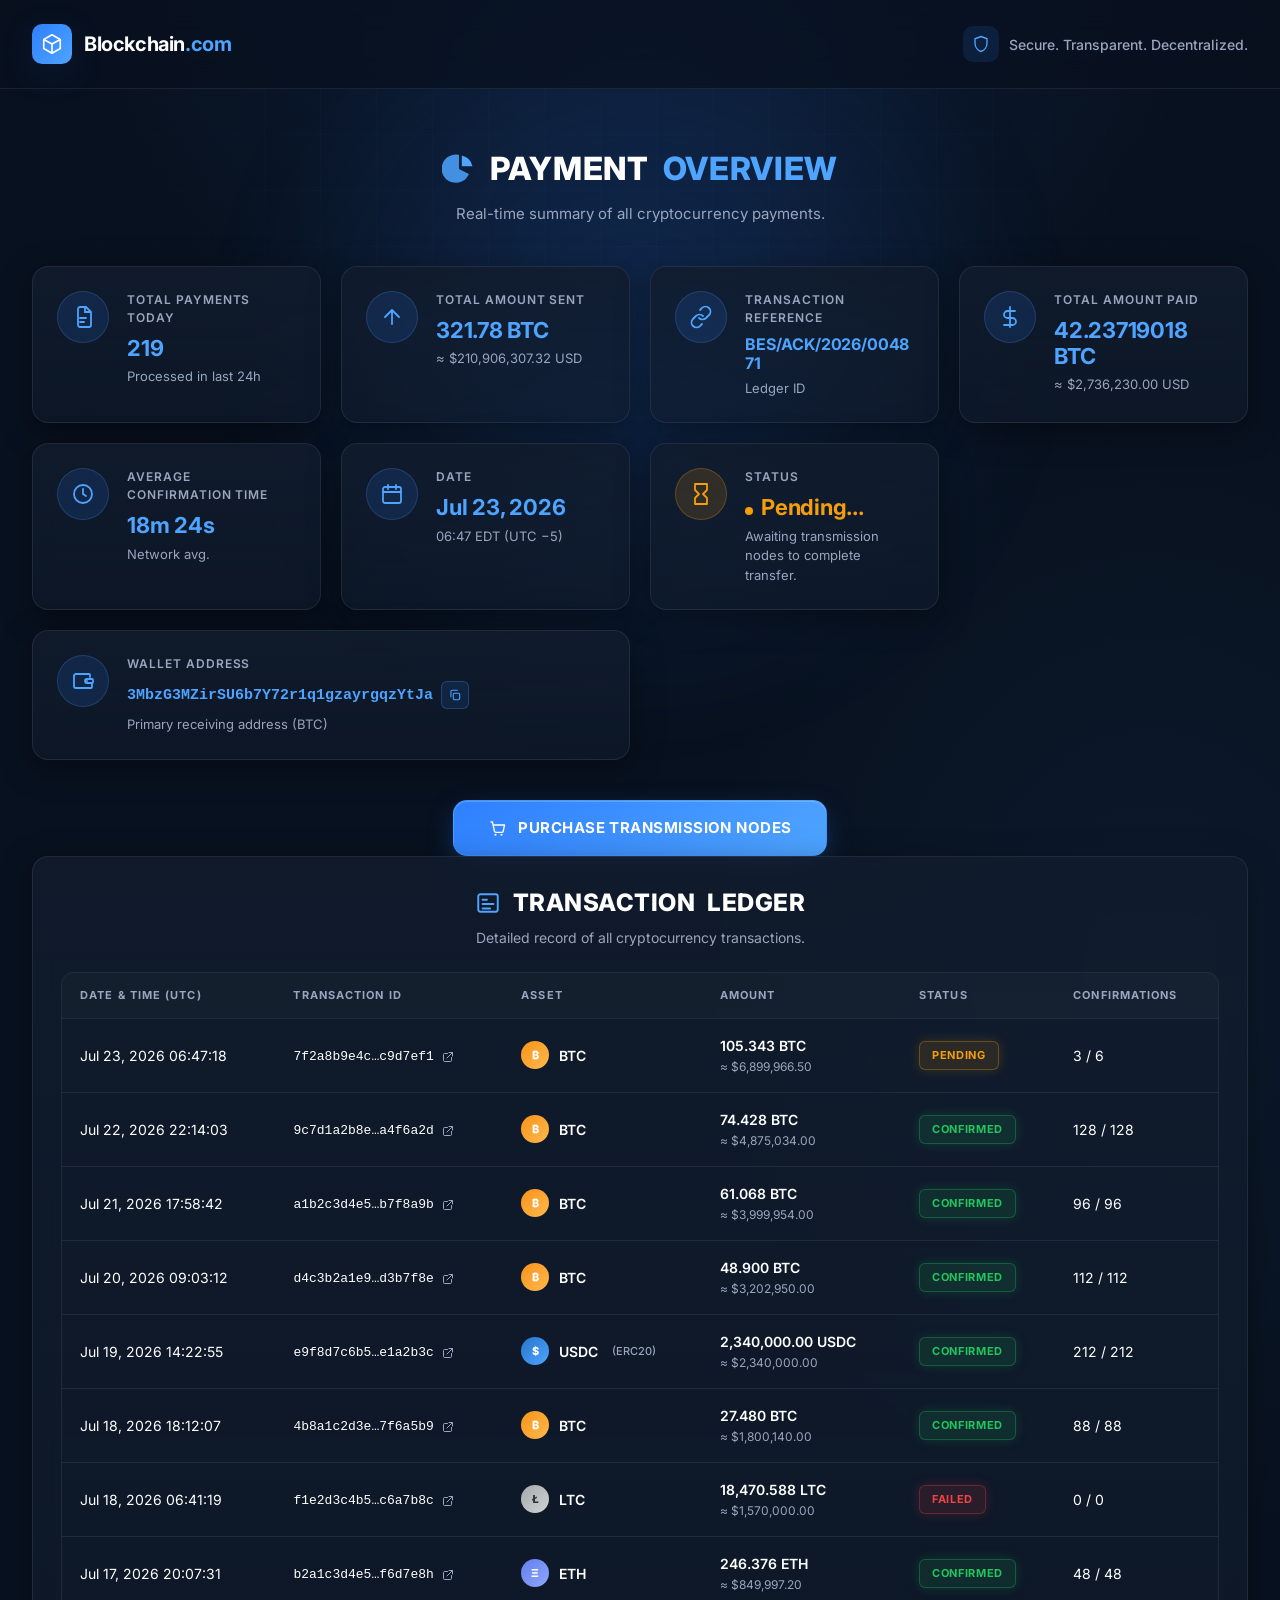
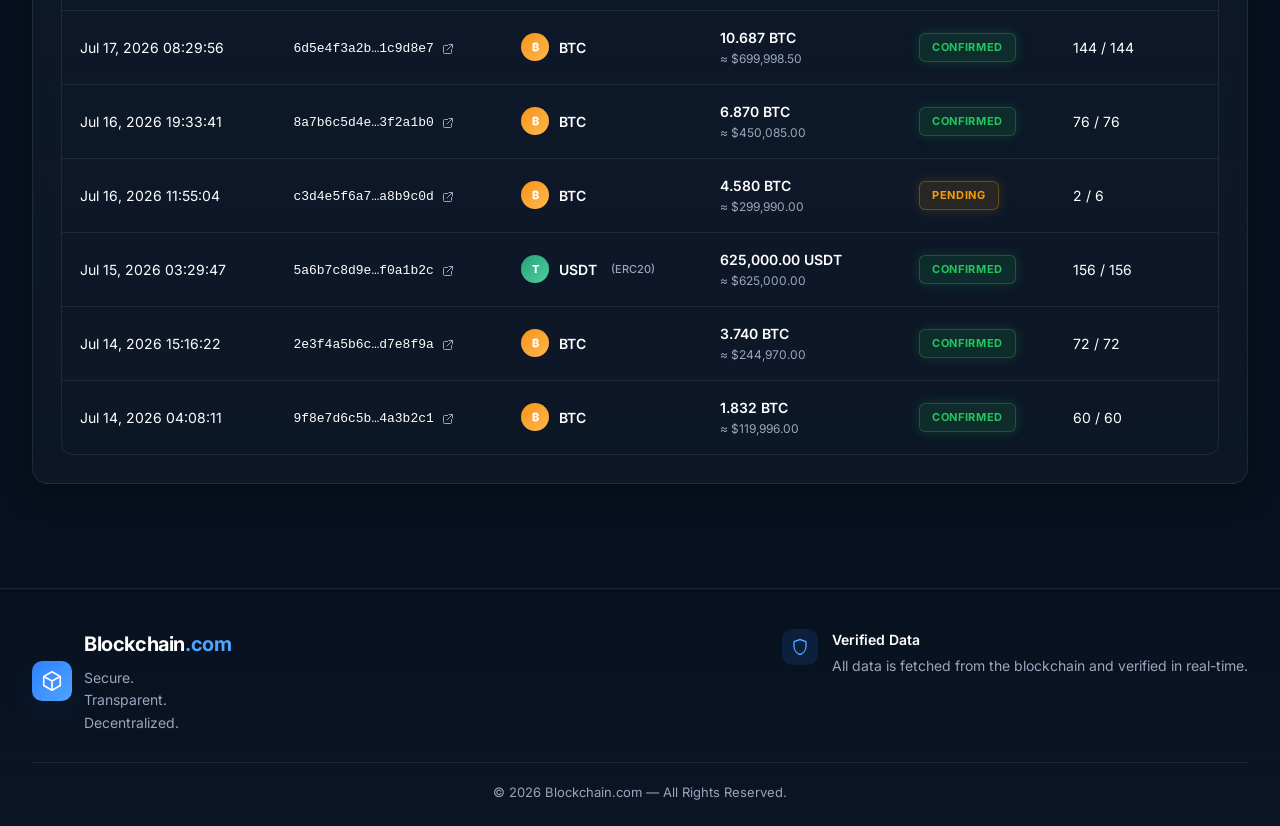
<file: index.html>
<!DOCTYPE html>
<html lang="en">
<head>
    <meta charset="UTF-8">
    <meta name="viewport" content="width=device-width, initial-scale=1.0">
    <title>Blockchain.com — Payment Overview</title>
    <link rel="preconnect" href="https://fonts.googleapis.com">
    <link rel="preconnect" href="https://fonts.gstatic.com" crossorigin>
    <link href="https://fonts.googleapis.com/css2?family=Inter:wght@400;500;600;700;800&display=swap" rel="stylesheet">
    <style>
        /* =========================================================
           Blockchain.com — Premium Crypto Dashboard
           ========================================================= */

        /* ---------- CSS Variables (Brand palette) ---------- */
        :root {
            --bg: #08111F;
            --bg-2: #111C2D;
            --primary: #2F80FF;
            --accent: #4EA4FF;
            --text: #FFFFFF;
            --text-2: #9AA6BF;
            --border: rgba(255, 255, 255, 0.08);
            --green: #22C55E;
            --green-bg: rgba(34, 197, 94, 0.12);
            --orange: #F59E0B;
            --orange-bg: rgba(245, 158, 11, 0.12);
            --red: #EF4444;
            --red-bg: rgba(239, 68, 68, 0.12);
            --shadow-blue: 0 10px 40px -10px rgba(47, 128, 255, 0.35);
            --shadow-card: 0 8px 32px rgba(0, 0, 0, 0.35);
        }

        /* ---------- Reset & Base ---------- */
        * {
            margin: 0;
            padding: 0;
            box-sizing: border-box;
        }

        html { scroll-behavior: smooth; }

        body {
            font-family: 'Inter', -apple-system, BlinkMacSystemFont, sans-serif;
            background: var(--bg);
            color: var(--text);
            line-height: 1.5;
            min-height: 100vh;
            overflow-x: hidden;
            /* Subtle radial glow behind content */
            background-image:
                radial-gradient(ellipse 80% 50% at 50% -10%, rgba(47, 128, 255, 0.15), transparent 60%),
                radial-gradient(ellipse 60% 40% at 90% 40%, rgba(78, 164, 255, 0.06), transparent 60%);
        }

        /* Ambient living layer — whisper-quiet animated grid + drifting glow
           Adds depth without disturbing the brand-clean screenshot look. */
        .ambient {
            position: fixed;
            inset: 0;
            pointer-events: none;
            z-index: 0;
            overflow: hidden;
        }
        .ambient::before {
            content: '';
            position: absolute;
            inset: -10%;
            background-image:
                linear-gradient(rgba(78, 164, 255, 0.05) 1px, transparent 1px),
                linear-gradient(90deg, rgba(78, 164, 255, 0.05) 1px, transparent 1px);
            background-size: 56px 56px;
            mask-image: radial-gradient(ellipse 70% 60% at 50% 20%, #000 30%, transparent 75%);
            -webkit-mask-image: radial-gradient(ellipse 70% 60% at 50% 20%, #000 30%, transparent 75%);
            animation: gridDrift 40s linear infinite;
            opacity: 0.55;
        }
        .ambient::after {
            content: '';
            position: absolute;
            top: -20%; left: 50%;
            width: 80vmax; height: 80vmax;
            transform: translateX(-50%);
            background: radial-gradient(circle at center, rgba(47, 128, 255, 0.18), transparent 55%);
            filter: blur(40px);
            animation: orbPulse 14s ease-in-out infinite;
        }
        @keyframes gridDrift {
            from { background-position: 0 0, 0 0; }
            to   { background-position: 56px 56px, 56px 56px; }
        }
        @keyframes orbPulse {
            0%, 100% { opacity: 0.55; transform: translateX(-50%) scale(1); }
            50%      { opacity: 0.85; transform: translateX(-50%) scale(1.08); }
        }
        /* Ensure content sits above the ambient layer */
        .site-header, main, .site-footer { position: relative; z-index: 1; }

        .container {
            max-width: 1280px;
            margin: 0 auto;
            padding: 0 32px;
        }

        /* ---------- Header ---------- */
        .site-header {
            padding: 24px 0;
            border-bottom: 1px solid var(--border);
            position: sticky;
            top: 0;
            background: rgba(8, 17, 31, 0.75);
            backdrop-filter: blur(16px);
            -webkit-backdrop-filter: blur(16px);
            z-index: 100;
        }

        .header-inner {
            display: flex;
            align-items: center;
            justify-content: space-between;
            gap: 24px;
        }

        .logo {
            display: flex;
            align-items: center;
            gap: 12px;
            text-decoration: none;
            color: var(--text);
        }

        .logo-mark {
            width: 40px;
            height: 40px;
            border-radius: 10px;
            background: linear-gradient(135deg, var(--primary), var(--accent));
            display: grid;
            place-items: center;
            box-shadow: var(--shadow-blue);
        }

        .logo-text {
            font-size: 20px;
            font-weight: 700;
            letter-spacing: -0.02em;
        }

        .logo-text .dot { color: var(--accent); }

        .header-tag {
            display: flex;
            align-items: center;
            gap: 10px;
            color: var(--text-2);
            font-size: 14px;
            font-weight: 500;
        }

        .header-tag .shield-icon {
            width: 36px;
            height: 36px;
            border-radius: 10px;
            background: rgba(47, 128, 255, 0.12);
            display: grid;
            place-items: center;
            color: var(--accent);
        }

        /* ---------- Main / Section titles ---------- */
        main { padding: 56px 0 40px; }

        .section-title-block {
            text-align: center;
            margin-bottom: 40px;
            animation: fadeInUp 0.6s ease-out both;
        }

        .section-title {
            display: inline-flex;
            align-items: center;
            gap: 14px;
            font-size: 32px;
            font-weight: 800;
            letter-spacing: 0.02em;
            margin-bottom: 10px;
        }

        .section-title .title-icon {
            width: 34px;
            height: 34px;
            color: var(--accent);
        }

        .section-title .accent { color: var(--accent); }

        .section-subtitle {
            color: var(--text-2);
            font-size: 15px;
        }

        /* ---------- Stats Grid ---------- */
        .stats-grid {
            display: grid;
            grid-template-columns: repeat(4, 1fr);
            gap: 20px;
            margin-bottom: 40px;
        }

        /* Wallet address card spans two columns on wide screens */
        .stats-grid .stat-wallet { grid-column: span 2; }

        /* ---------- Card (glassmorphism) ---------- */
        .card {
            background: linear-gradient(180deg, rgba(17, 28, 45, 0.85), rgba(17, 28, 45, 0.55));
            border: 1px solid var(--border);
            border-radius: 16px;
            padding: 24px;
            backdrop-filter: blur(12px);
            -webkit-backdrop-filter: blur(12px);
            box-shadow: var(--shadow-card);
            transition: transform 0.3s ease, box-shadow 0.3s ease, border-color 0.3s ease;
            animation: fadeInUp 0.6s ease-out both;
        }

        .card:hover {
            transform: translateY(-4px);
            border-color: rgba(47, 128, 255, 0.35);
            box-shadow: var(--shadow-blue), var(--shadow-card);
        }

        /* Stagger animation for cards */
        .stats-grid .card:nth-child(1) { animation-delay: 0.05s; }
        .stats-grid .card:nth-child(2) { animation-delay: 0.10s; }
        .stats-grid .card:nth-child(3) { animation-delay: 0.15s; }
        .stats-grid .card:nth-child(4) { animation-delay: 0.20s; }
        .stats-grid .card:nth-child(5) { animation-delay: 0.25s; }
        .stats-grid .card:nth-child(6) { animation-delay: 0.30s; }
        .stats-grid .card:nth-child(7) { animation-delay: 0.35s; }
        .stats-grid .card:nth-child(8) { animation-delay: 0.40s; }

        /* Wallet address monospace styling */
        .wallet-value {
            font-family: 'SF Mono', ui-monospace, Menlo, Consolas, monospace;
            font-size: 15px;
            font-weight: 600;
            color: var(--accent);
            word-break: break-all;
            line-height: 1.4;
            display: flex;
            align-items: center;
            gap: 8px;
        }

        .copy-btn {
            background: rgba(47, 128, 255, 0.12);
            border: 1px solid rgba(78, 164, 255, 0.25);
            color: var(--accent);
            width: 28px;
            height: 28px;
            border-radius: 6px;
            display: inline-grid;
            place-items: center;
            cursor: pointer;
            flex-shrink: 0;
            transition: background 0.2s ease, transform 0.15s ease;
        }

        .copy-btn:hover {
            background: rgba(47, 128, 255, 0.22);
            transform: translateY(-1px);
        }

        .copy-btn.copied {
            color: var(--green);
            background: var(--green-bg);
            border-color: rgba(34, 197, 94, 0.35);
        }

        .stat-card {
            display: flex;
            align-items: flex-start;
            gap: 18px;
        }

        .stat-icon {
            width: 52px;
            height: 52px;
            border-radius: 50%;
            background: rgba(47, 128, 255, 0.14);
            display: grid;
            place-items: center;
            color: var(--accent);
            flex-shrink: 0;
            border: 1px solid rgba(78, 164, 255, 0.2);
        }

        .stat-icon svg { width: 24px; height: 24px; }

        .stat-body { flex: 1; min-width: 0; }

        .stat-label {
            font-size: 12px;
            font-weight: 600;
            color: var(--text-2);
            text-transform: uppercase;
            letter-spacing: 0.08em;
            margin-bottom: 8px;
        }

        .stat-value {
            font-size: 22px;
            font-weight: 700;
            color: var(--accent);
            letter-spacing: -0.01em;
            line-height: 1.2;
            word-break: break-word;
        }

        .stat-sub {
            margin-top: 6px;
            font-size: 13px;
            color: var(--text-2);
        }

        .stat-value.small { font-size: 16px; }
        .stat-value.plain { color: var(--text); }

        /* Pending card style */
        .stat-pending .stat-icon {
            background: rgba(245, 158, 11, 0.14);
            border-color: rgba(245, 158, 11, 0.25);
            color: var(--orange);
        }

        .stat-pending .stat-value { color: var(--orange); }

        .pulse-dot {
            display: inline-block;
            width: 8px;
            height: 8px;
            border-radius: 50%;
            background: var(--orange);
            margin-right: 8px;
            animation: pulse 1.4s ease-in-out infinite;
            box-shadow: 0 0 0 0 var(--orange);
        }

        @keyframes pulse {
            0%, 100% { box-shadow: 0 0 0 0 rgba(245, 158, 11, 0.6); }
            50% { box-shadow: 0 0 0 8px rgba(245, 158, 11, 0); }
        }

        /* ---------- Ledger card ---------- */
        .ledger-card {
            padding: 28px;
            animation-delay: 0.4s;
        }

        .ledger-header {
            text-align: center;
            margin-bottom: 24px;
        }

        .ledger-title {
            display: inline-flex;
            align-items: center;
            gap: 12px;
            font-size: 24px;
            font-weight: 800;
            letter-spacing: 0.02em;
            margin-bottom: 6px;
        }

        .ledger-title .title-icon {
            width: 26px;
            height: 26px;
            color: var(--accent);
        }

        .ledger-subtitle {
            color: var(--text-2);
            font-size: 14px;
        }

        /* ---------- Table ---------- */
        .table-wrap {
            overflow-x: auto;
            border-radius: 12px;
            border: 1px solid var(--border);
        }

        table {
            width: 100%;
            border-collapse: collapse;
            min-width: 900px;
        }

        thead th {
            text-align: left;
            padding: 14px 18px;
            font-size: 11px;
            font-weight: 700;
            color: var(--text-2);
            text-transform: uppercase;
            letter-spacing: 0.1em;
            background: rgba(255, 255, 255, 0.02);
            border-bottom: 1px solid var(--border);
            white-space: nowrap;
        }

        tbody td {
            padding: 16px 18px;
            font-size: 14px;
            border-bottom: 1px solid var(--border);
            vertical-align: middle;
        }

        tbody tr {
            transition: background 0.2s ease;
        }

        tbody tr:hover {
            background: rgba(47, 128, 255, 0.06);
        }

        tbody tr:last-child td {
            border-bottom: none;
        }

        .tx-id {
            display: inline-flex;
            align-items: center;
            gap: 8px;
            font-family: 'SF Mono', ui-monospace, Menlo, Consolas, monospace;
            font-size: 13px;
            color: var(--text);
        }

        .tx-id a {
            color: var(--text-2);
            transition: color 0.2s ease;
            display: inline-flex;
        }

        .tx-id a:hover { color: var(--accent); }

        .asset {
            display: inline-flex;
            align-items: center;
            gap: 10px;
            font-weight: 600;
        }

        .asset-icon {
            width: 28px;
            height: 28px;
            border-radius: 50%;
            display: grid;
            place-items: center;
            font-size: 11px;
            font-weight: 800;
            color: #fff;
            flex-shrink: 0;
        }

        .asset-btc { background: linear-gradient(135deg, #F7931A, #FFB94D); }
        .asset-usdt { background: linear-gradient(135deg, #26A17B, #4FCF9F); }
        .asset-eth { background: linear-gradient(135deg, #627EEA, #8FA7FF); }
        .asset-usdc { background: linear-gradient(135deg, #2775CA, #4EA4FF); }
        .asset-ltc { background: linear-gradient(135deg, #A6A9AB, #D0D3D4); color: #333; }

        .asset-net {
            font-size: 11px;
            color: var(--text-2);
            font-weight: 500;
            margin-left: 4px;
        }

        .amount-primary {
            font-weight: 600;
            color: var(--text);
        }

        .amount-usd {
            font-size: 12px;
            color: var(--text-2);
            margin-top: 2px;
        }

        /* Status badges */
        .badge {
            display: inline-flex;
            align-items: center;
            padding: 5px 12px;
            border-radius: 6px;
            font-size: 11px;
            font-weight: 700;
            letter-spacing: 0.06em;
            text-transform: uppercase;
            border: 1px solid transparent;
            transition: box-shadow 0.3s ease, transform 0.2s ease;
        }

        .badge:hover { transform: translateY(-1px); }

        .badge-confirmed {
            color: var(--green);
            background: var(--green-bg);
            border-color: rgba(34, 197, 94, 0.3);
            box-shadow: 0 0 12px rgba(34, 197, 94, 0.2);
        }

        .badge-pending {
            color: var(--orange);
            background: var(--orange-bg);
            border-color: rgba(245, 158, 11, 0.3);
            box-shadow: 0 0 12px rgba(245, 158, 11, 0.2);
        }

        .badge-failed {
            color: var(--red);
            background: var(--red-bg);
            border-color: rgba(239, 68, 68, 0.3);
            box-shadow: 0 0 12px rgba(239, 68, 68, 0.2);
        }

        /* ---------- CTA Button ---------- */
        .cta-wrap {
            display: flex;
            justify-content: center;
            margin-top: 36px;
            animation: fadeInUp 0.6s ease-out 0.5s both;
        }

        .cta-btn {
            position: relative;
            display: inline-flex;
            align-items: center;
            gap: 12px;
            padding: 16px 34px;
            font-family: inherit;
            font-size: 15px;
            font-weight: 700;
            letter-spacing: 0.03em;
            color: #fff;
            text-decoration: none;
            background: linear-gradient(135deg, var(--primary), var(--accent));
            border: 1px solid rgba(78, 164, 255, 0.5);
            border-radius: 14px;
            cursor: pointer;
            text-transform: uppercase;
            box-shadow:
                0 10px 30px -8px rgba(47, 128, 255, 0.55),
                inset 0 1px 0 rgba(255, 255, 255, 0.2);
            transition: transform 0.25s ease, box-shadow 0.25s ease, filter 0.25s ease;
            overflow: hidden;
        }

        /* Shimmer sheen sweeping across the button */
        .cta-btn::before {
            content: '';
            position: absolute;
            top: 0;
            left: -75%;
            width: 50%;
            height: 100%;
            background: linear-gradient(
                120deg,
                transparent 0%,
                rgba(255, 255, 255, 0.25) 50%,
                transparent 100%
            );
            transform: skewX(-20deg);
            transition: left 0.7s ease;
        }

        .cta-btn:hover {
            transform: translateY(-2px);
            filter: brightness(1.08);
            box-shadow:
                0 16px 40px -8px rgba(47, 128, 255, 0.7),
                inset 0 1px 0 rgba(255, 255, 255, 0.25);
        }

        .cta-btn:hover::before { left: 125%; }

        .cta-btn:active { transform: translateY(0); }

        .cta-btn svg { width: 18px; height: 18px; }

        /* ---------- Footer ---------- */
        .site-footer {
            margin-top: 64px;
            padding: 40px 0 24px;
            border-top: 1px solid var(--border);
            background: linear-gradient(180deg, transparent, rgba(17, 28, 45, 0.4));
        }

        .footer-top {
            display: flex;
            justify-content: space-between;
            align-items: flex-start;
            gap: 32px;
            padding-bottom: 28px;
            border-bottom: 1px solid var(--border);
        }

        .footer-left, .footer-right {
            display: flex;
            gap: 14px;
            align-items: flex-start;
            max-width: 46%;
        }

        .footer-right { text-align: left; }

        .footer-text {
            color: var(--text-2);
            font-size: 14px;
            line-height: 1.6;
        }

        .footer-text strong {
            color: var(--text);
            font-weight: 600;
            display: block;
            margin-bottom: 4px;
        }

        .footer-bottom {
            text-align: center;
            padding-top: 20px;
            color: var(--text-2);
            font-size: 13px;
        }

        /* ---------- Animations ---------- */
        @keyframes fadeInUp {
            from {
                opacity: 0;
                transform: translateY(16px);
            }
            to {
                opacity: 1;
                transform: translateY(0);
            }
        }

        /* ---------- Responsive ---------- */
        @media (max-width: 1200px) {
            .stats-grid { grid-template-columns: repeat(3, 1fr); }
            .stats-grid .stat-wallet { grid-column: span 3; }
        }

        @media (max-width: 900px) {
            .stats-grid { grid-template-columns: repeat(2, 1fr); }
            .stats-grid .stat-wallet { grid-column: span 2; }
            .section-title { font-size: 26px; }
        }

        @media (max-width: 640px) {
            .container { padding: 0 20px; }
            .stats-grid { grid-template-columns: 1fr; }
            .stats-grid .stat-wallet { grid-column: span 1; }
            .section-title { font-size: 22px; }
            .section-title .title-icon { width: 26px; height: 26px; }
            .ledger-title { font-size: 20px; }
            .ledger-card { padding: 20px; }
            .header-tag span { display: none; }
            .footer-top { flex-direction: column; }
            .footer-left, .footer-right { max-width: 100%; }
            main { padding: 32px 0 20px; }
            .logo-text { font-size: 17px; }
            .stat-value { font-size: 19px; }
        }
    </style>
</head>
<body>

    <!-- Ambient living backdrop (decorative) -->
    <div class="ambient" aria-hidden="true"></div>

    <!-- ================= HEADER ================= -->
    <header class="site-header">
        <div class="container header-inner">
            <a href="#" class="logo" aria-label="Blockchain.com home">
                <span class="logo-mark" aria-hidden="true">
                    <!-- Cube / block logo -->
                    <svg width="22" height="22" viewBox="0 0 24 24" fill="none" xmlns="http://www.w3.org/2000/svg">
                        <path d="M12 2L3 7v10l9 5 9-5V7l-9-5z" stroke="#fff" stroke-width="1.8" stroke-linejoin="round"/>
                        <path d="M3 7l9 5 9-5M12 12v10" stroke="#fff" stroke-width="1.8" stroke-linejoin="round"/>
                    </svg>
                </span>
                <span class="logo-text">Blockchain<span class="dot">.com</span></span>
            </a>

            <div class="header-tag">
                <span class="shield-icon" aria-hidden="true">
                    <svg width="18" height="18" viewBox="0 0 24 24" fill="none" xmlns="http://www.w3.org/2000/svg">
                        <path d="M12 2l8 3v6c0 5-3.5 9.5-8 11-4.5-1.5-8-6-8-11V5l8-3z" stroke="currentColor" stroke-width="1.8" stroke-linejoin="round"/>
                    </svg>
                </span>
                <span>Secure. Transparent. Decentralized.</span>
            </div>
        </div>
    </header>

    <!-- ================= MAIN ================= -->
    <main>
        <div class="container">

            <!-- Section title -->
            <div class="section-title-block">
                <h1 class="section-title">
                    <svg class="title-icon" viewBox="0 0 24 24" fill="none" xmlns="http://www.w3.org/2000/svg" aria-hidden="true">
                        <path d="M12 2v10l7 3.5A10 10 0 1 1 12 2z" fill="currentColor" opacity="0.85"/>
                        <path d="M14 2.5A10 10 0 0 1 21.5 10H14V2.5z" fill="currentColor"/>
                    </svg>
                    PAYMENT <span class="accent">OVERVIEW</span>
                </h1>
                <p class="section-subtitle">Real-time summary of all cryptocurrency payments.</p>
            </div>

            <!-- Stats grid -->
            <section class="stats-grid" aria-label="Payment statistics">

                <!-- Card 1: Total Payments today -->
                <article class="card stat-card">
                    <div class="stat-icon">
                        <svg viewBox="0 0 24 24" fill="none" xmlns="http://www.w3.org/2000/svg">
                            <path d="M9 2h6l5 5v13a2 2 0 0 1-2 2H9a2 2 0 0 1-2-2V4a2 2 0 0 1 2-2z" stroke="currentColor" stroke-width="1.8" stroke-linejoin="round"/>
                            <path d="M14 2v5h5M9 13h6M9 17h4" stroke="currentColor" stroke-width="1.8" stroke-linecap="round"/>
                        </svg>
                    </div>
                    <div class="stat-body">
                        <div class="stat-label">Total Payments Today</div>
                        <div class="stat-value">219</div>
                        <div class="stat-sub">Processed in last 24h</div>
                    </div>
                </article>

                <!-- Card 2: Total Amount Sent -->
                <article class="card stat-card">
                    <div class="stat-icon">
                        <svg viewBox="0 0 24 24" fill="none" xmlns="http://www.w3.org/2000/svg">
                            <path d="M5 12l7-7 7 7M12 5v14" stroke="currentColor" stroke-width="1.8" stroke-linecap="round" stroke-linejoin="round"/>
                        </svg>
                    </div>
                    <div class="stat-body">
                        <div class="stat-label">Total Amount Sent</div>
                        <div class="stat-value">321.78 BTC</div>
                        <div class="stat-sub">≈ $210,906,307.32 USD</div>
                    </div>
                </article>

                <!-- Card 3: Transaction Reference -->
                <article class="card stat-card">
                    <div class="stat-icon">
                        <svg viewBox="0 0 24 24" fill="none" xmlns="http://www.w3.org/2000/svg">
                            <path d="M10 13a5 5 0 0 0 7.07 0l3-3a5 5 0 0 0-7.07-7.07L11 5" stroke="currentColor" stroke-width="1.8" stroke-linecap="round" stroke-linejoin="round"/>
                            <path d="M14 11a5 5 0 0 0-7.07 0l-3 3a5 5 0 0 0 7.07 7.07L13 19" stroke="currentColor" stroke-width="1.8" stroke-linecap="round" stroke-linejoin="round"/>
                        </svg>
                    </div>
                    <div class="stat-body">
                        <div class="stat-label">Transaction Reference</div>
                        <div class="stat-value small">BES/ACK/2026/004871</div>
                        <div class="stat-sub">Ledger ID</div>
                    </div>
                </article>

                <!-- Card 4: Total Amount Paid -->
                <article class="card stat-card">
                    <div class="stat-icon">
                        <svg viewBox="0 0 24 24" fill="none" xmlns="http://www.w3.org/2000/svg">
                            <path d="M12 2v20M17 6H9.5a3.5 3.5 0 0 0 0 7h5a3.5 3.5 0 0 1 0 7H6" stroke="currentColor" stroke-width="1.8" stroke-linecap="round" stroke-linejoin="round"/>
                        </svg>
                    </div>
                    <div class="stat-body">
                        <div class="stat-label">Total Amount Paid</div>
                        <div class="stat-value">42.23719018 BTC</div>
                        <div class="stat-sub">≈ $2,736,230.00 USD</div>
                    </div>
                </article>

                <!-- Card 5: Average Confirmation Time -->
                <article class="card stat-card">
                    <div class="stat-icon">
                        <svg viewBox="0 0 24 24" fill="none" xmlns="http://www.w3.org/2000/svg">
                            <circle cx="12" cy="12" r="9" stroke="currentColor" stroke-width="1.8"/>
                            <path d="M12 7v5l3 2" stroke="currentColor" stroke-width="1.8" stroke-linecap="round"/>
                        </svg>
                    </div>
                    <div class="stat-body">
                        <div class="stat-label">Average Confirmation Time</div>
                        <div class="stat-value">18m 24s</div>
                        <div class="stat-sub">Network avg.</div>
                    </div>
                </article>

                <!-- Card 6: Date -->
                <article class="card stat-card">
                    <div class="stat-icon">
                        <svg viewBox="0 0 24 24" fill="none" xmlns="http://www.w3.org/2000/svg">
                            <rect x="3" y="5" width="18" height="16" rx="2" stroke="currentColor" stroke-width="1.8"/>
                            <path d="M3 10h18M8 3v4M16 3v4" stroke="currentColor" stroke-width="1.8" stroke-linecap="round"/>
                        </svg>
                    </div>
                    <div class="stat-body">
                        <div class="stat-label">Date</div>
                        <div class="stat-value">Jul 23, 2026</div>
                        <div class="stat-sub">06:47 EDT (UTC −5)</div>
                    </div>
                </article>

                <!-- Card 7: Pending -->
                <article class="card stat-card stat-pending">
                    <div class="stat-icon">
                        <svg viewBox="0 0 24 24" fill="none" xmlns="http://www.w3.org/2000/svg">
                            <path d="M6 2h12v6l-4 4 4 4v6H6v-6l4-4-4-4V2z" stroke="currentColor" stroke-width="1.8" stroke-linejoin="round"/>
                        </svg>
                    </div>
                    <div class="stat-body">
                        <div class="stat-label">Status</div>
                        <div class="stat-value"><span class="pulse-dot"></span>Pending...</div>
                        <div class="stat-sub">Awaiting transmission nodes to complete transfer.</div>
                    </div>
                </article>

                <!-- Card 8: Wallet Address -->
                <article class="card stat-card stat-wallet">
                    <div class="stat-icon">
                        <svg viewBox="0 0 24 24" fill="none" xmlns="http://www.w3.org/2000/svg">
                            <path d="M3 7a2 2 0 0 1 2-2h13a1 1 0 0 1 1 1v2" stroke="currentColor" stroke-width="1.8" stroke-linecap="round"/>
                            <path d="M3 7v10a2 2 0 0 0 2 2h15a1 1 0 0 0 1-1v-3" stroke="currentColor" stroke-width="1.8" stroke-linecap="round"/>
                            <path d="M21 10h-5a2 2 0 0 0 0 4h5a1 1 0 0 0 1-1v-2a1 1 0 0 0-1-1z" stroke="currentColor" stroke-width="1.8" stroke-linejoin="round"/>
                            <circle cx="16" cy="12" r="1" fill="currentColor"/>
                        </svg>
                    </div>
                    <div class="stat-body">
                        <div class="stat-label">Wallet Address</div>
                        <div class="wallet-value">
                            <span id="wallet-addr">3MbzG3MZirSU6b7Y72r1q1gzayrgqzYtJa</span>
                            <button class="copy-btn" id="copy-btn" aria-label="Copy wallet address" title="Copy">
                                <svg width="14" height="14" viewBox="0 0 24 24" fill="none" xmlns="http://www.w3.org/2000/svg">
                                    <rect x="9" y="9" width="11" height="11" rx="2" stroke="currentColor" stroke-width="1.8"/>
                                    <path d="M5 15V6a2 2 0 0 1 2-2h9" stroke="currentColor" stroke-width="1.8" stroke-linecap="round"/>
                                </svg>
                            </button>
                        </div>
                        <div class="stat-sub">Primary receiving address (BTC)</div>
                    </div>
                </article>
            </section>

            <!-- ================= CTA BUTTON (redirects to nodes catalog) ================= -->
            <div class="cta-wrap">
                <a class="cta-btn" href="nodes.html" id="purchase-btn" role="button">
                    <svg viewBox="0 0 24 24" fill="none" xmlns="http://www.w3.org/2000/svg" aria-hidden="true">
                        <path d="M4 4h2l2.6 12.2a2 2 0 0 0 2 1.6h7.7a2 2 0 0 0 2-1.5L22 8H7" stroke="currentColor" stroke-width="1.8" stroke-linecap="round" stroke-linejoin="round"/>
                        <circle cx="10" cy="21" r="1.4" fill="currentColor"/>
                        <circle cx="18" cy="21" r="1.4" fill="currentColor"/>
                    </svg>
                    Purchase Transmission Nodes
                </a>
            </div>

            <!-- ================= LEDGER ================= -->
            <section class="card ledger-card" aria-label="Transaction ledger">
                <div class="ledger-header">
                    <h2 class="ledger-title">
                        <svg class="title-icon" viewBox="0 0 24 24" fill="none" xmlns="http://www.w3.org/2000/svg" aria-hidden="true">
                            <rect x="3" y="4" width="18" height="16" rx="2" stroke="currentColor" stroke-width="1.8"/>
                            <path d="M7 9h4M7 13h10M7 17h7" stroke="currentColor" stroke-width="1.8" stroke-linecap="round"/>
                        </svg>
                        TRANSACTION <span class="accent">LEDGER</span>
                    </h2>
                    <p class="ledger-subtitle">Detailed record of all cryptocurrency transactions.</p>
                </div>

                <div class="table-wrap">
                    <table>
                        <thead>
                            <tr>
                                <th>Date &amp; Time (UTC)</th>
                                <th>Transaction ID</th>
                                <th>Asset</th>
                                <th>Amount</th>
                                <th>Status</th>
                                <th>Confirmations</th>
                            </tr>
                        </thead>
                        <tbody id="ledger-body">
                            <!-- Rows generated by script.js -->
                        </tbody>
                    </table>
                </div>
            </section>

        </div>
    </main>

    <!-- ================= FOOTER ================= -->
    <footer class="site-footer">
        <div class="container">
            <div class="footer-top">
                <div class="footer-left">
                    <a href="#" class="logo" aria-label="Blockchain.com">
                        <span class="logo-mark" aria-hidden="true">
                            <svg width="22" height="22" viewBox="0 0 24 24" fill="none" xmlns="http://www.w3.org/2000/svg">
                                <path d="M12 2L3 7v10l9 5 9-5V7l-9-5z" stroke="#fff" stroke-width="1.8" stroke-linejoin="round"/>
                                <path d="M3 7l9 5 9-5M12 12v10" stroke="#fff" stroke-width="1.8" stroke-linejoin="round"/>
                            </svg>
                        </span>
                        <span>
                            <span class="logo-text">Blockchain<span class="dot">.com</span></span>
                            <div class="footer-text" style="margin-top:8px;">
                                Secure.<br>Transparent.<br>Decentralized.
                            </div>
                        </span>
                    </a>
                </div>

                <div class="footer-right">
                    <span class="shield-icon" aria-hidden="true" style="width:36px;height:36px;border-radius:10px;background:rgba(47,128,255,0.12);display:grid;place-items:center;color:var(--accent);flex-shrink:0;">
                        <svg width="18" height="18" viewBox="0 0 24 24" fill="none" xmlns="http://www.w3.org/2000/svg">
                            <path d="M12 2l8 3v6c0 5-3.5 9.5-8 11-4.5-1.5-8-6-8-11V5l8-3z" stroke="currentColor" stroke-width="1.8" stroke-linejoin="round"/>
                        </svg>
                    </span>
                    <p class="footer-text">
                        <strong>Verified Data</strong>
                        All data is fetched from the blockchain and verified in real-time.
                    </p>
                </div>
            </div>

            <div class="footer-bottom">
                © 2026 Blockchain.com — All Rights Reserved.
            </div>
        </div>
    </footer>

    <!-- ================= SCRIPT ================= -->
    <script>
        /* =========================================================
           Blockchain.com Dashboard — Ledger Population
           ========================================================= */

        // Sample transaction data — all USD values between $120,000 and $7,000,000
        // Weighted heavily toward BTC per directive
        // Assumed reference prices: BTC ≈ $65,500 · ETH ≈ $3,450 · LTC ≈ $85 · USDT/USDC ≈ $1
        // Top row timestamp matches the dashboard "Date" card (today)
        const transactions = [
            { date: 'Jul 23, 2026 06:47:18', id: '7f2a8b9e4c…c9d7ef1', asset: 'BTC',  network: '',        amount: '105.343 BTC',       usd: '≈ $6,899,966.50', status: 'pending',   confirmations: '3 / 6'     },
            { date: 'Jul 22, 2026 22:14:03', id: '9c7d1a2b8e…a4f6a2d', asset: 'BTC',  network: '',        amount: '74.428 BTC',        usd: '≈ $4,875,034.00', status: 'confirmed', confirmations: '128 / 128' },
            { date: 'Jul 21, 2026 17:58:42', id: 'a1b2c3d4e5…b7f8a9b', asset: 'BTC',  network: '',        amount: '61.068 BTC',        usd: '≈ $3,999,954.00', status: 'confirmed', confirmations: '96 / 96'   },
            { date: 'Jul 20, 2026 09:03:12', id: 'd4c3b2a1e9…d3b7f8e', asset: 'BTC',  network: '',        amount: '48.900 BTC',        usd: '≈ $3,202,950.00', status: 'confirmed', confirmations: '112 / 112' },
            { date: 'Jul 19, 2026 14:22:55', id: 'e9f8d7c6b5…e1a2b3c', asset: 'USDC', network: '(ERC20)', amount: '2,340,000.00 USDC', usd: '≈ $2,340,000.00', status: 'confirmed', confirmations: '212 / 212' },
            { date: 'Jul 18, 2026 18:12:07', id: '4b8a1c2d3e…7f6a5b9', asset: 'BTC',  network: '',        amount: '27.480 BTC',        usd: '≈ $1,800,140.00', status: 'confirmed', confirmations: '88 / 88'   },
            { date: 'Jul 18, 2026 06:41:19', id: 'f1e2d3c4b5…c6a7b8c', asset: 'LTC',  network: '',        amount: '18,470.588 LTC',    usd: '≈ $1,570,000.00', status: 'failed',    confirmations: '0 / 0'     },
            { date: 'Jul 17, 2026 20:07:31', id: 'b2a1c3d4e5…f6d7e8h', asset: 'ETH',  network: '',        amount: '246.376 ETH',       usd: '≈ $849,997.20',   status: 'confirmed', confirmations: '48 / 48'   },
            { date: 'Jul 17, 2026 08:29:56', id: '6d5e4f3a2b…1c9d8e7', asset: 'BTC',  network: '',        amount: '10.687 BTC',        usd: '≈ $699,998.50',   status: 'confirmed', confirmations: '144 / 144' },
            { date: 'Jul 16, 2026 19:33:41', id: '8a7b6c5d4e…3f2a1b0', asset: 'BTC',  network: '',        amount: '6.870 BTC',         usd: '≈ $450,085.00',   status: 'confirmed', confirmations: '76 / 76'   },
            { date: 'Jul 16, 2026 11:55:04', id: 'c3d4e5f6a7…a8b9c0d', asset: 'BTC',  network: '',        amount: '4.580 BTC',         usd: '≈ $299,990.00',   status: 'pending',   confirmations: '2 / 6'     },
            { date: 'Jul 15, 2026 03:29:47', id: '5a6b7c8d9e…f0a1b2c', asset: 'USDT', network: '(ERC20)', amount: '625,000.00 USDT',   usd: '≈ $625,000.00',   status: 'confirmed', confirmations: '156 / 156' },
            { date: 'Jul 14, 2026 15:16:22', id: '2e3f4a5b6c…d7e8f9a', asset: 'BTC',  network: '',        amount: '3.740 BTC',         usd: '≈ $244,970.00',   status: 'confirmed', confirmations: '72 / 72'   },
            { date: 'Jul 14, 2026 04:08:11', id: '9f8e7d6c5b…4a3b2c1', asset: 'BTC',  network: '',        amount: '1.832 BTC',         usd: '≈ $119,996.00',   status: 'confirmed', confirmations: '60 / 60'   }
        ];

        // Asset icon short label + class
        const assetMap = {
            BTC:  { label: '₿',  cls: 'asset-btc' },
            USDT: { label: 'T',  cls: 'asset-usdt' },
            ETH:  { label: 'Ξ',  cls: 'asset-eth' },
            USDC: { label: '$',  cls: 'asset-usdc' },
            LTC:  { label: 'Ł',  cls: 'asset-ltc' }
        };

        // Status badge map
        const statusMap = {
            confirmed: { label: 'Confirmed', cls: 'badge-confirmed' },
            pending:   { label: 'Pending',   cls: 'badge-pending' },
            failed:    { label: 'Failed',    cls: 'badge-failed' }
        };

        // External link icon
        const linkIcon = `<svg width="12" height="12" viewBox="0 0 24 24" fill="none" xmlns="http://www.w3.org/2000/svg"><path d="M14 3h7v7M10 14L21 3M19 13v6a2 2 0 0 1-2 2H5a2 2 0 0 1-2-2V7a2 2 0 0 1 2-2h6" stroke="currentColor" stroke-width="2" stroke-linecap="round" stroke-linejoin="round"/></svg>`;

        // Render ledger rows
        function renderLedger() {
            const tbody = document.getElementById('ledger-body');
            tbody.innerHTML = transactions.map(tx => {
                const a = assetMap[tx.asset] || { label: '?', cls: '' };
                const s = statusMap[tx.status] || { label: tx.status, cls: '' };
                const net = tx.network ? `<span class="asset-net">${tx.network}</span>` : '';
                return `
                    <tr>
                        <td>${tx.date}</td>
                        <td>
                            <span class="tx-id">
                                ${tx.id}
                                <a href="#" aria-label="View transaction">${linkIcon}</a>
                            </span>
                        </td>
                        <td>
                            <span class="asset">
                                <span class="asset-icon ${a.cls}">${a.label}</span>
                                ${tx.asset}${net}
                            </span>
                        </td>
                        <td>
                            <div class="amount-primary">${tx.amount}</div>
                            <div class="amount-usd">${tx.usd}</div>
                        </td>
                        <td><span class="badge ${s.cls}">${s.label}</span></td>
                        <td>${tx.confirmations}</td>
                    </tr>
                `;
            }).join('');
        }

        // Copy wallet address to clipboard with visual feedback
        function initCopyButton() {
            const btn = document.getElementById('copy-btn');
            const addrEl = document.getElementById('wallet-addr');
            if (!btn || !addrEl) return;

            btn.addEventListener('click', async () => {
                const address = addrEl.textContent.trim();
                try {
                    await navigator.clipboard.writeText(address);
                } catch (err) {
                    // Fallback for older browsers
                    const range = document.createRange();
                    range.selectNode(addrEl);
                    window.getSelection().removeAllRanges();
                    window.getSelection().addRange(range);
                    document.execCommand('copy');
                    window.getSelection().removeAllRanges();
                }
                // Visual "copied" feedback
                btn.classList.add('copied');
                btn.innerHTML = `<svg width="14" height="14" viewBox="0 0 24 24" fill="none" xmlns="http://www.w3.org/2000/svg"><path d="M5 12l5 5L20 7" stroke="currentColor" stroke-width="2.2" stroke-linecap="round" stroke-linejoin="round"/></svg>`;
                setTimeout(() => {
                    btn.classList.remove('copied');
                    btn.innerHTML = `<svg width="14" height="14" viewBox="0 0 24 24" fill="none" xmlns="http://www.w3.org/2000/svg"><rect x="9" y="9" width="11" height="11" rx="2" stroke="currentColor" stroke-width="1.8"/><path d="M5 15V6a2 2 0 0 1 2-2h9" stroke="currentColor" stroke-width="1.8" stroke-linecap="round"/></svg>`;
                }, 1600);
            });
        }

        // Initialize on DOM ready
        document.addEventListener('DOMContentLoaded', () => {
            renderLedger();
            initCopyButton();
        });
    </script>

</body>
</html>
</file>
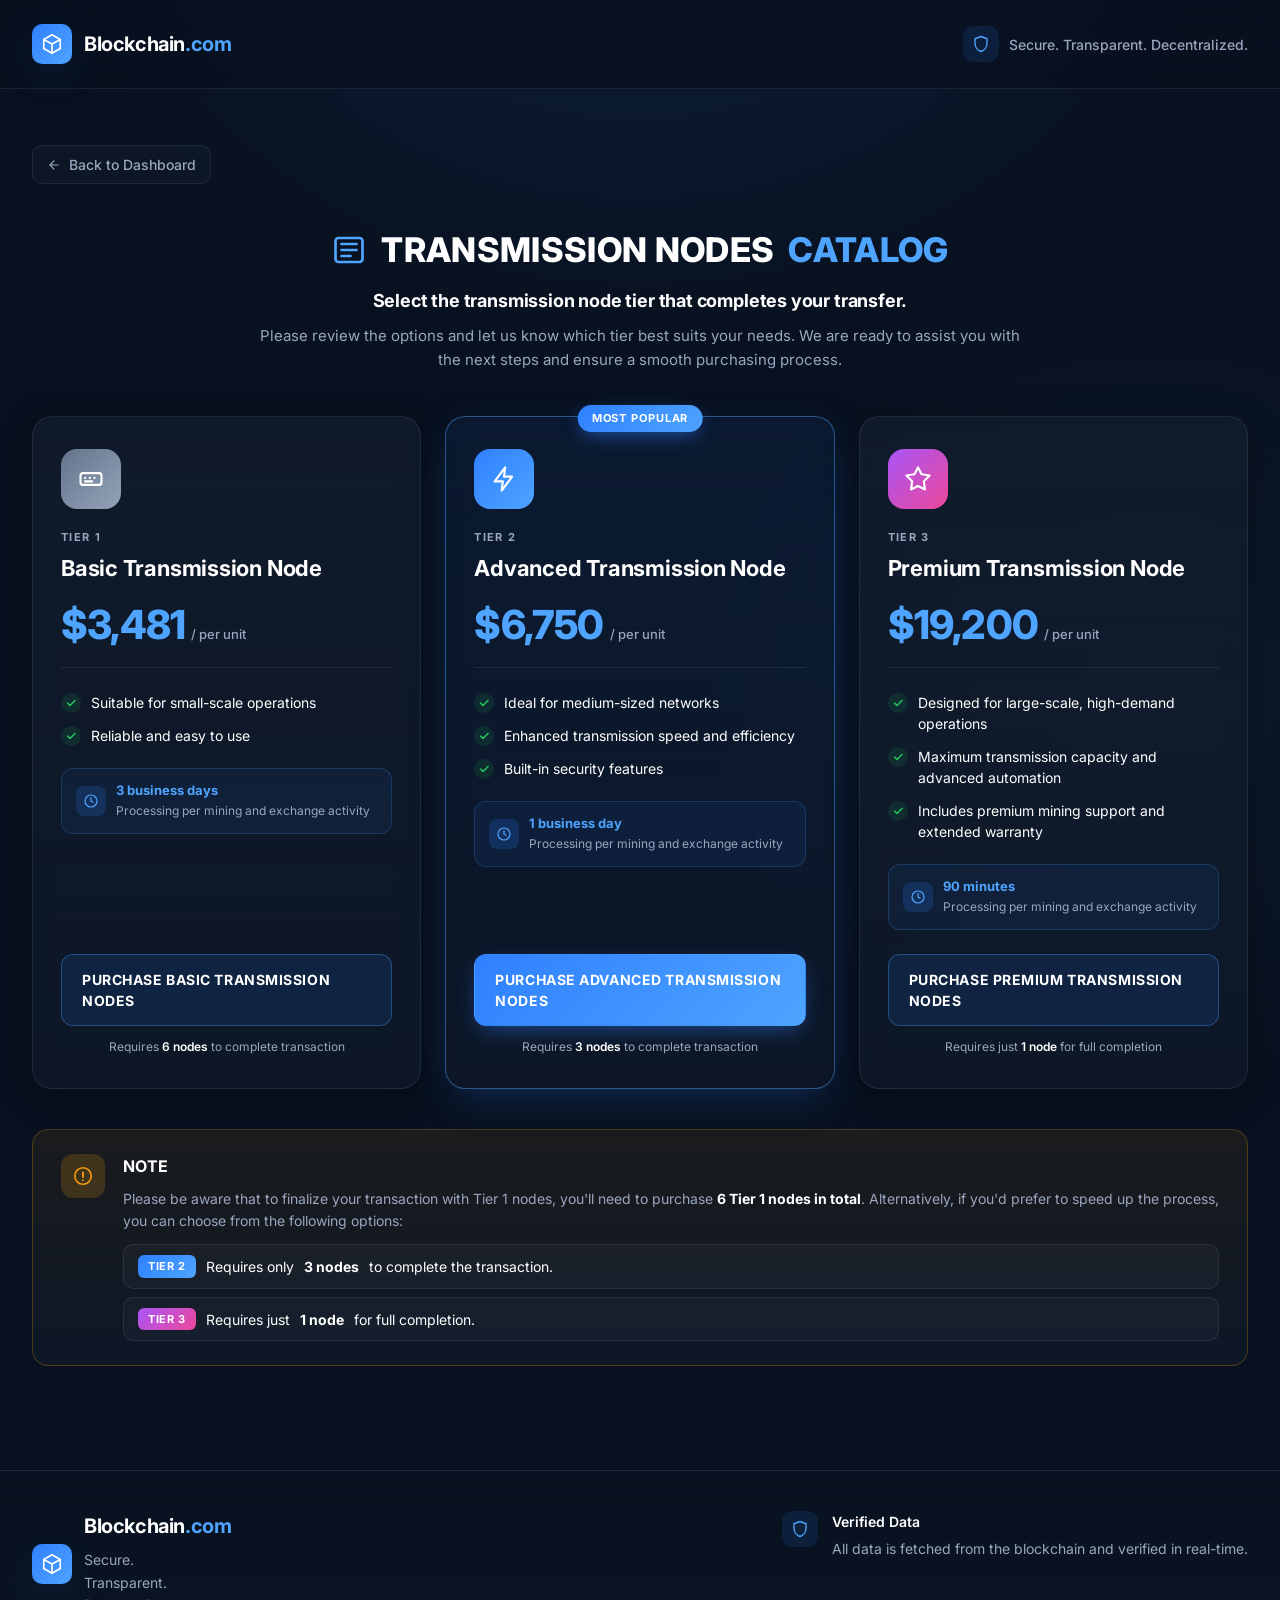
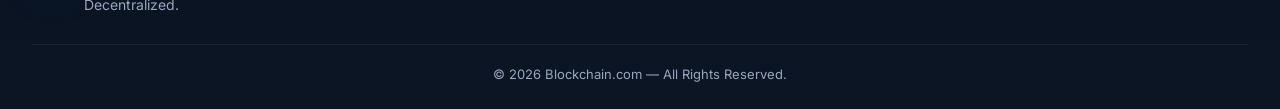
<file: nodes.html>
<!DOCTYPE html>
<html lang="en">
<head>
    <meta charset="UTF-8">
    <meta name="viewport" content="width=device-width, initial-scale=1.0">
    <title>Transmission Nodes Catalog — Blockchain.com</title>
    <link rel="preconnect" href="https://fonts.googleapis.com">
    <link rel="preconnect" href="https://fonts.gstatic.com" crossorigin>
    <link href="https://fonts.googleapis.com/css2?family=Inter:wght@400;500;600;700;800&display=swap" rel="stylesheet">
    <style>
        /* =========================================================
           Blockchain.com — Transmission Nodes Catalog
           Matches primary dashboard styling
           ========================================================= */

        /* ---------- CSS Variables ---------- */
        :root {
            --bg: #08111F;
            --bg-2: #111C2D;
            --primary: #2F80FF;
            --accent: #4EA4FF;
            --text: #FFFFFF;
            --text-2: #9AA6BF;
            --border: rgba(255, 255, 255, 0.08);
            --green: #22C55E;
            --green-bg: rgba(34, 197, 94, 0.12);
            --orange: #F59E0B;
            --purple: #A855F7;
            --shadow-blue: 0 10px 40px -10px rgba(47, 128, 255, 0.35);
            --shadow-card: 0 8px 32px rgba(0, 0, 0, 0.35);
        }

        /* ---------- Reset ---------- */
        * { margin: 0; padding: 0; box-sizing: border-box; }
        html { scroll-behavior: smooth; }

        body {
            font-family: 'Inter', -apple-system, BlinkMacSystemFont, sans-serif;
            background: var(--bg);
            color: var(--text);
            line-height: 1.5;
            min-height: 100vh;
            overflow-x: hidden;
            background-image:
                radial-gradient(ellipse 80% 50% at 50% -10%, rgba(47, 128, 255, 0.15), transparent 60%),
                radial-gradient(ellipse 60% 40% at 90% 40%, rgba(78, 164, 255, 0.06), transparent 60%);
        }

        .container {
            max-width: 1280px;
            margin: 0 auto;
            padding: 0 32px;
        }

        /* ---------- Header ---------- */
        .site-header {
            padding: 24px 0;
            border-bottom: 1px solid var(--border);
            position: sticky;
            top: 0;
            background: rgba(8, 17, 31, 0.75);
            backdrop-filter: blur(16px);
            -webkit-backdrop-filter: blur(16px);
            z-index: 100;
        }

        .header-inner {
            display: flex;
            align-items: center;
            justify-content: space-between;
            gap: 24px;
        }

        .logo {
            display: flex;
            align-items: center;
            gap: 12px;
            text-decoration: none;
            color: var(--text);
        }

        .logo-mark {
            width: 40px;
            height: 40px;
            border-radius: 10px;
            background: linear-gradient(135deg, var(--primary), var(--accent));
            display: grid;
            place-items: center;
            box-shadow: var(--shadow-blue);
        }

        .logo-text {
            font-size: 20px;
            font-weight: 700;
            letter-spacing: -0.02em;
        }
        .logo-text .dot { color: var(--accent); }

        .header-tag {
            display: flex;
            align-items: center;
            gap: 10px;
            color: var(--text-2);
            font-size: 14px;
            font-weight: 500;
        }

        .header-tag .shield-icon {
            width: 36px;
            height: 36px;
            border-radius: 10px;
            background: rgba(47, 128, 255, 0.12);
            display: grid;
            place-items: center;
            color: var(--accent);
        }

        /* ---------- Back link ---------- */
        .back-link {
            display: inline-flex;
            align-items: center;
            gap: 8px;
            color: var(--text-2);
            text-decoration: none;
            font-size: 14px;
            font-weight: 500;
            padding: 8px 14px;
            border-radius: 10px;
            border: 1px solid var(--border);
            background: rgba(17, 28, 45, 0.5);
            transition: color 0.2s ease, border-color 0.2s ease, transform 0.2s ease;
            margin-top: 32px;
        }
        .back-link:hover {
            color: var(--accent);
            border-color: rgba(78, 164, 255, 0.4);
            transform: translateX(-2px);
        }

        /* ---------- Page title ---------- */
        main { padding: 24px 0 40px; }

        .page-title-block {
            text-align: center;
            margin: 40px 0 44px;
            animation: fadeInUp 0.6s ease-out both;
        }

        .page-title {
            display: inline-flex;
            align-items: center;
            gap: 14px;
            font-size: 34px;
            font-weight: 800;
            letter-spacing: 0.01em;
            margin-bottom: 12px;
        }

        .page-title .title-icon {
            width: 36px;
            height: 36px;
            color: var(--accent);
        }
        .page-title .accent { color: var(--accent); }

        .page-subheading {
            color: var(--text);
            font-size: 18px;
            font-weight: 700;
            letter-spacing: -0.01em;
            margin: 0 auto 10px;
            max-width: 760px;
        }

        .page-subtitle {
            color: var(--text-2);
            font-size: 15px;
            max-width: 760px;
            margin: 0 auto;
            line-height: 1.6;
        }

        /* ---------- Tier cards grid ---------- */
        .tiers-grid {
            display: grid;
            grid-template-columns: repeat(3, 1fr);
            gap: 24px;
            margin-bottom: 40px;
        }

        .tier-card {
            position: relative;
            background: linear-gradient(180deg, rgba(17, 28, 45, 0.85), rgba(17, 28, 45, 0.55));
            border: 1px solid var(--border);
            border-radius: 20px;
            padding: 32px 28px;
            display: flex;
            flex-direction: column;
            backdrop-filter: blur(12px);
            -webkit-backdrop-filter: blur(12px);
            box-shadow: var(--shadow-card);
            transition: transform 0.3s ease, box-shadow 0.3s ease, border-color 0.3s ease;
            animation: fadeInUp 0.6s ease-out both;
        }

        .tier-card:hover {
            transform: translateY(-6px);
            border-color: rgba(47, 128, 255, 0.35);
            box-shadow: var(--shadow-blue), var(--shadow-card);
        }

        .tiers-grid .tier-card:nth-child(1) { animation-delay: 0.05s; }
        .tiers-grid .tier-card:nth-child(2) { animation-delay: 0.15s; }
        .tiers-grid .tier-card:nth-child(3) { animation-delay: 0.25s; }

        /* Highlight middle "recommended" tier */
        .tier-card.recommended {
            border-color: rgba(78, 164, 255, 0.45);
            background:
                linear-gradient(180deg, rgba(47, 128, 255, 0.08), rgba(17, 28, 45, 0.55));
            box-shadow: 0 12px 40px -10px rgba(47, 128, 255, 0.35), var(--shadow-card);
        }

        .tier-badge {
            position: absolute;
            top: -12px;
            left: 50%;
            transform: translateX(-50%);
            background: linear-gradient(135deg, var(--primary), var(--accent));
            color: #fff;
            padding: 5px 14px;
            font-size: 11px;
            font-weight: 700;
            letter-spacing: 0.08em;
            text-transform: uppercase;
            border-radius: 999px;
            box-shadow: 0 6px 18px -4px rgba(47, 128, 255, 0.6);
        }

        /* Tier header block */
        .tier-icon {
            width: 60px;
            height: 60px;
            border-radius: 16px;
            display: grid;
            place-items: center;
            margin-bottom: 20px;
            color: #fff;
        }

        .tier-1 .tier-icon { background: linear-gradient(135deg, #64748b, #94a3b8); }
        .tier-2 .tier-icon { background: linear-gradient(135deg, var(--primary), var(--accent)); }
        .tier-3 .tier-icon { background: linear-gradient(135deg, #A855F7, #EC4899); }

        .tier-icon svg { width: 28px; height: 28px; }

        .tier-eyebrow {
            font-size: 11px;
            font-weight: 700;
            color: var(--text-2);
            text-transform: uppercase;
            letter-spacing: 0.12em;
            margin-bottom: 6px;
        }

        .tier-name {
            font-size: 22px;
            font-weight: 700;
            letter-spacing: -0.01em;
            margin-bottom: 20px;
        }

        /* Price */
        .tier-price {
            display: flex;
            align-items: baseline;
            gap: 6px;
            margin-bottom: 24px;
            padding-bottom: 22px;
            border-bottom: 1px solid var(--border);
        }

        .price-amount {
            font-size: 40px;
            font-weight: 800;
            color: var(--accent);
            letter-spacing: -0.02em;
            line-height: 1;
        }
        .price-suffix {
            font-size: 13px;
            color: var(--text-2);
            font-weight: 500;
        }

        /* Benefits list */
        .benefits {
            list-style: none;
            margin-bottom: 22px;
            display: flex;
            flex-direction: column;
            gap: 12px;
        }

        .benefits li {
            display: flex;
            align-items: flex-start;
            gap: 10px;
            font-size: 14px;
            color: var(--text);
            line-height: 1.5;
        }

        .benefits .check {
            width: 20px;
            height: 20px;
            border-radius: 50%;
            background: var(--green-bg);
            color: var(--green);
            display: grid;
            place-items: center;
            flex-shrink: 0;
            margin-top: 1px;
        }

        .benefits .check svg { width: 12px; height: 12px; }

        /* Processing time strip */
        .processing {
            background: rgba(47, 128, 255, 0.08);
            border: 1px solid rgba(78, 164, 255, 0.2);
            border-radius: 12px;
            padding: 12px 14px;
            display: flex;
            align-items: center;
            gap: 10px;
            margin-bottom: 24px;
            font-size: 13px;
            color: var(--text);
        }

        .processing .clock {
            width: 30px;
            height: 30px;
            border-radius: 8px;
            background: rgba(47, 128, 255, 0.18);
            color: var(--accent);
            display: grid;
            place-items: center;
            flex-shrink: 0;
        }
        .processing .clock svg { width: 16px; height: 16px; }

        .processing strong {
            display: block;
            font-weight: 700;
            color: var(--accent);
            margin-bottom: 1px;
            font-size: 13px;
        }
        .processing span { color: var(--text-2); font-size: 12px; }

        /* Select button */
        .tier-btn {
            margin-top: auto;
            display: inline-flex;
            align-items: center;
            justify-content: center;
            gap: 10px;
            padding: 14px 20px;
            font-family: inherit;
            font-size: 14px;
            font-weight: 700;
            letter-spacing: 0.04em;
            text-transform: uppercase;
            color: #fff;
            background: rgba(47, 128, 255, 0.12);
            border: 1px solid rgba(78, 164, 255, 0.35);
            border-radius: 12px;
            cursor: pointer;
            transition: background 0.25s ease, transform 0.2s ease, box-shadow 0.25s ease;
            text-decoration: none;
        }

        .tier-btn:hover {
            background: linear-gradient(135deg, var(--primary), var(--accent));
            border-color: transparent;
            transform: translateY(-2px);
            box-shadow: 0 10px 26px -8px rgba(47, 128, 255, 0.6);
        }

        .tier-card.recommended .tier-btn {
            background: linear-gradient(135deg, var(--primary), var(--accent));
            border-color: transparent;
            box-shadow: 0 8px 22px -6px rgba(47, 128, 255, 0.5);
        }
        .tier-card.recommended .tier-btn:hover { filter: brightness(1.1); }

        /* Node requirement pill */
        .nodes-required {
            font-size: 12px;
            color: var(--text-2);
            text-align: center;
            margin-top: 12px;
        }
        .nodes-required strong { color: var(--text); font-weight: 600; }

        /* ---------- Intro / description card ---------- */
        .intro-card {
            background: linear-gradient(180deg, rgba(17, 28, 45, 0.85), rgba(17, 28, 45, 0.55));
            border: 1px solid var(--border);
            border-radius: 16px;
            padding: 24px 28px;
            margin-bottom: 32px;
            color: var(--text-2);
            font-size: 15px;
            line-height: 1.7;
            animation: fadeInUp 0.6s ease-out both;
        }
        .intro-card strong { color: var(--text); font-weight: 600; }

        /* ---------- Note callout ---------- */
        .note-card {
            background: linear-gradient(180deg, rgba(245, 158, 11, 0.08), rgba(17, 28, 45, 0.6));
            border: 1px solid rgba(245, 158, 11, 0.25);
            border-radius: 16px;
            padding: 24px 28px;
            display: flex;
            gap: 18px;
            align-items: flex-start;
            animation: fadeInUp 0.6s ease-out 0.35s both;
        }

        .note-icon {
            width: 44px;
            height: 44px;
            border-radius: 12px;
            background: rgba(245, 158, 11, 0.18);
            color: var(--orange);
            display: grid;
            place-items: center;
            flex-shrink: 0;
        }
        .note-icon svg { width: 22px; height: 22px; }

        .note-body h3 {
            font-size: 16px;
            font-weight: 700;
            color: var(--text);
            margin-bottom: 10px;
            letter-spacing: 0.02em;
        }

        .note-body p {
            color: var(--text-2);
            font-size: 14px;
            line-height: 1.6;
            margin-bottom: 12px;
        }

        .note-options {
            list-style: none;
            display: flex;
            flex-direction: column;
            gap: 8px;
            margin-top: 10px;
        }

        .note-options li {
            display: flex;
            align-items: center;
            gap: 10px;
            padding: 10px 14px;
            background: rgba(255, 255, 255, 0.03);
            border: 1px solid var(--border);
            border-radius: 10px;
            font-size: 14px;
            color: var(--text);
        }

        .note-options .tier-pill {
            display: inline-flex;
            align-items: center;
            padding: 3px 10px;
            font-size: 11px;
            font-weight: 700;
            letter-spacing: 0.06em;
            text-transform: uppercase;
            border-radius: 6px;
            color: #fff;
        }
        .pill-t2 { background: linear-gradient(135deg, var(--primary), var(--accent)); }
        .pill-t3 { background: linear-gradient(135deg, #A855F7, #EC4899); }

        /* ---------- Footer ---------- */
        .site-footer {
            margin-top: 64px;
            padding: 40px 0 24px;
            border-top: 1px solid var(--border);
            background: linear-gradient(180deg, transparent, rgba(17, 28, 45, 0.4));
        }

        .footer-top {
            display: flex;
            justify-content: space-between;
            align-items: flex-start;
            gap: 32px;
            padding-bottom: 28px;
            border-bottom: 1px solid var(--border);
        }

        .footer-left, .footer-right {
            display: flex;
            gap: 14px;
            align-items: flex-start;
            max-width: 46%;
        }

        .footer-text {
            color: var(--text-2);
            font-size: 14px;
            line-height: 1.6;
        }
        .footer-text strong {
            color: var(--text);
            font-weight: 600;
            display: block;
            margin-bottom: 4px;
        }

        .footer-bottom {
            text-align: center;
            padding-top: 20px;
            color: var(--text-2);
            font-size: 13px;
        }

        /* ---------- Animations ---------- */
        @keyframes fadeInUp {
            from { opacity: 0; transform: translateY(16px); }
            to   { opacity: 1; transform: translateY(0); }
        }

        /* ---------- Responsive ---------- */
        @media (max-width: 960px) {
            .tiers-grid { grid-template-columns: 1fr; max-width: 520px; margin-left: auto; margin-right: auto; }
            .page-title { font-size: 26px; }
        }

        @media (max-width: 640px) {
            .container { padding: 0 20px; }
            .header-tag span { display: none; }
            .footer-top { flex-direction: column; }
            .footer-left, .footer-right { max-width: 100%; }
            .note-card { flex-direction: column; }
            .page-title { font-size: 22px; }
        }
    </style>
</head>
<body>

    <!-- ================= HEADER ================= -->
    <header class="site-header">
        <div class="container header-inner">
            <a href="index.html" class="logo" aria-label="Blockchain.com home">
                <span class="logo-mark" aria-hidden="true">
                    <svg width="22" height="22" viewBox="0 0 24 24" fill="none" xmlns="http://www.w3.org/2000/svg">
                        <path d="M12 2L3 7v10l9 5 9-5V7l-9-5z" stroke="#fff" stroke-width="1.8" stroke-linejoin="round"/>
                        <path d="M3 7l9 5 9-5M12 12v10" stroke="#fff" stroke-width="1.8" stroke-linejoin="round"/>
                    </svg>
                </span>
                <span class="logo-text">Blockchain<span class="dot">.com</span></span>
            </a>

            <div class="header-tag">
                <span class="shield-icon" aria-hidden="true">
                    <svg width="18" height="18" viewBox="0 0 24 24" fill="none" xmlns="http://www.w3.org/2000/svg">
                        <path d="M12 2l8 3v6c0 5-3.5 9.5-8 11-4.5-1.5-8-6-8-11V5l8-3z" stroke="currentColor" stroke-width="1.8" stroke-linejoin="round"/>
                    </svg>
                </span>
                <span>Secure. Transparent. Decentralized.</span>
            </div>
        </div>
    </header>

    <!-- ================= MAIN ================= -->
    <main>
        <div class="container">

            <!-- Back to dashboard -->
            <a class="back-link" href="index.html">
                <svg width="14" height="14" viewBox="0 0 24 24" fill="none" xmlns="http://www.w3.org/2000/svg">
                    <path d="M19 12H5M12 19l-7-7 7-7" stroke="currentColor" stroke-width="2" stroke-linecap="round" stroke-linejoin="round"/>
                </svg>
                Back to Dashboard
            </a>

            <!-- Page title -->
            <div class="page-title-block">
                <h1 class="page-title">
                    <svg class="title-icon" viewBox="0 0 24 24" fill="none" xmlns="http://www.w3.org/2000/svg" aria-hidden="true">
                        <rect x="3" y="4" width="18" height="16" rx="2" stroke="currentColor" stroke-width="1.8"/>
                        <path d="M7 8h10M7 12h10M7 16h6" stroke="currentColor" stroke-width="1.8" stroke-linecap="round"/>
                    </svg>
                    TRANSMISSION NODES <span class="accent">CATALOG</span>
                </h1>
                <p class="page-subheading">Select the transmission node tier that completes your transfer.</p>
                <p class="page-subtitle">
                    Please review the options and let us know which tier best suits your needs.
                    We are ready to assist you with the next steps and ensure a smooth purchasing process.
                </p>
            </div>

            <!-- Tiers grid -->
            <section class="tiers-grid" aria-label="Transmission node tiers">

                <!-- Tier 1 -->
                <article class="tier-card tier-1">
                    <div class="tier-icon">
                        <svg viewBox="0 0 24 24" fill="none" xmlns="http://www.w3.org/2000/svg">
                            <rect x="3" y="7" width="18" height="10" rx="2" stroke="currentColor" stroke-width="1.8"/>
                            <path d="M7 11h.01M11 11h.01M15 11h.01M7 14h6" stroke="currentColor" stroke-width="2" stroke-linecap="round"/>
                        </svg>
                    </div>
                    <div class="tier-eyebrow">Tier 1</div>
                    <h2 class="tier-name">Basic Transmission Node</h2>

                    <div class="tier-price">
                        <span class="price-amount">$3,481</span>
                        <span class="price-suffix">/ per unit</span>
                    </div>

                    <ul class="benefits">
                        <li>
                            <span class="check"><svg viewBox="0 0 24 24" fill="none"><path d="M5 12l5 5L20 7" stroke="currentColor" stroke-width="3" stroke-linecap="round" stroke-linejoin="round"/></svg></span>
                            Suitable for small-scale operations
                        </li>
                        <li>
                            <span class="check"><svg viewBox="0 0 24 24" fill="none"><path d="M5 12l5 5L20 7" stroke="currentColor" stroke-width="3" stroke-linecap="round" stroke-linejoin="round"/></svg></span>
                            Reliable and easy to use
                        </li>
                    </ul>

                    <div class="processing">
                        <span class="clock">
                            <svg viewBox="0 0 24 24" fill="none"><circle cx="12" cy="12" r="9" stroke="currentColor" stroke-width="1.8"/><path d="M12 7v5l3 2" stroke="currentColor" stroke-width="1.8" stroke-linecap="round"/></svg>
                        </span>
                        <div>
                            <strong>3 business days</strong>
                            <span>Processing per mining and exchange activity</span>
                        </div>
                    </div>

                    <a href="purchase-basic.html" class="tier-btn">Purchase Basic Transmission Nodes</a>
                    <p class="nodes-required">Requires <strong>6 nodes</strong> to complete transaction</p>
                </article>

                <!-- Tier 2 (recommended) -->
                <article class="tier-card tier-2 recommended">
                    <span class="tier-badge">Most Popular</span>
                    <div class="tier-icon">
                        <svg viewBox="0 0 24 24" fill="none" xmlns="http://www.w3.org/2000/svg">
                            <path d="M13 2L4 14h7l-1 8 9-12h-7l1-8z" stroke="currentColor" stroke-width="1.8" stroke-linejoin="round"/>
                        </svg>
                    </div>
                    <div class="tier-eyebrow">Tier 2</div>
                    <h2 class="tier-name">Advanced Transmission Node</h2>

                    <div class="tier-price">
                        <span class="price-amount">$6,750</span>
                        <span class="price-suffix">/ per unit</span>
                    </div>

                    <ul class="benefits">
                        <li>
                            <span class="check"><svg viewBox="0 0 24 24" fill="none"><path d="M5 12l5 5L20 7" stroke="currentColor" stroke-width="3" stroke-linecap="round" stroke-linejoin="round"/></svg></span>
                            Ideal for medium-sized networks
                        </li>
                        <li>
                            <span class="check"><svg viewBox="0 0 24 24" fill="none"><path d="M5 12l5 5L20 7" stroke="currentColor" stroke-width="3" stroke-linecap="round" stroke-linejoin="round"/></svg></span>
                            Enhanced transmission speed and efficiency
                        </li>
                        <li>
                            <span class="check"><svg viewBox="0 0 24 24" fill="none"><path d="M5 12l5 5L20 7" stroke="currentColor" stroke-width="3" stroke-linecap="round" stroke-linejoin="round"/></svg></span>
                            Built-in security features
                        </li>
                    </ul>

                    <div class="processing">
                        <span class="clock">
                            <svg viewBox="0 0 24 24" fill="none"><circle cx="12" cy="12" r="9" stroke="currentColor" stroke-width="1.8"/><path d="M12 7v5l3 2" stroke="currentColor" stroke-width="1.8" stroke-linecap="round"/></svg>
                        </span>
                        <div>
                            <strong>1 business day</strong>
                            <span>Processing per mining and exchange activity</span>
                        </div>
                    </div>

                    <a href="purchase-advanced.html" class="tier-btn">Purchase Advanced Transmission Nodes</a>
                    <p class="nodes-required">Requires <strong>3 nodes</strong> to complete transaction</p>
                </article>

                <!-- Tier 3 -->
                <article class="tier-card tier-3">
                    <div class="tier-icon">
                        <svg viewBox="0 0 24 24" fill="none" xmlns="http://www.w3.org/2000/svg">
                            <path d="M12 2l3 6 7 1-5 5 1 7-6-3-6 3 1-7-5-5 7-1 3-6z" stroke="currentColor" stroke-width="1.8" stroke-linejoin="round"/>
                        </svg>
                    </div>
                    <div class="tier-eyebrow">Tier 3</div>
                    <h2 class="tier-name">Premium Transmission Node</h2>

                    <div class="tier-price">
                        <span class="price-amount">$19,200</span>
                        <span class="price-suffix">/ per unit</span>
                    </div>

                    <ul class="benefits">
                        <li>
                            <span class="check"><svg viewBox="0 0 24 24" fill="none"><path d="M5 12l5 5L20 7" stroke="currentColor" stroke-width="3" stroke-linecap="round" stroke-linejoin="round"/></svg></span>
                            Designed for large-scale, high-demand operations
                        </li>
                        <li>
                            <span class="check"><svg viewBox="0 0 24 24" fill="none"><path d="M5 12l5 5L20 7" stroke="currentColor" stroke-width="3" stroke-linecap="round" stroke-linejoin="round"/></svg></span>
                            Maximum transmission capacity and advanced automation
                        </li>
                        <li>
                            <span class="check"><svg viewBox="0 0 24 24" fill="none"><path d="M5 12l5 5L20 7" stroke="currentColor" stroke-width="3" stroke-linecap="round" stroke-linejoin="round"/></svg></span>
                            Includes premium mining support and extended warranty
                        </li>
                    </ul>

                    <div class="processing">
                        <span class="clock">
                            <svg viewBox="0 0 24 24" fill="none"><circle cx="12" cy="12" r="9" stroke="currentColor" stroke-width="1.8"/><path d="M12 7v5l3 2" stroke="currentColor" stroke-width="1.8" stroke-linecap="round"/></svg>
                        </span>
                        <div>
                            <strong>90 minutes</strong>
                            <span>Processing per mining and exchange activity</span>
                        </div>
                    </div>

                    <a href="purchase-premium.html" class="tier-btn">Purchase Premium Transmission Nodes</a>
                    <p class="nodes-required">Requires just <strong>1 node</strong> for full completion</p>
                </article>
            </section>

            <!-- Note callout -->
            <aside class="note-card">
                <div class="note-icon" aria-hidden="true">
                    <svg viewBox="0 0 24 24" fill="none" xmlns="http://www.w3.org/2000/svg">
                        <circle cx="12" cy="12" r="9" stroke="currentColor" stroke-width="1.8"/>
                        <path d="M12 8v5M12 16.5v.01" stroke="currentColor" stroke-width="2" stroke-linecap="round"/>
                    </svg>
                </div>
                <div class="note-body">
                    <h3>NOTE</h3>
                    <p>
                        Please be aware that to finalize your transaction with Tier 1 nodes, you'll need to purchase
                        <strong style="color:var(--text);">6 Tier 1 nodes in total</strong>.
                        Alternatively, if you'd prefer to speed up the process, you can choose from the following options:
                    </p>
                    <ul class="note-options">
                        <li>
                            <span class="tier-pill pill-t2">Tier 2</span>
                            Requires only <strong>3 nodes</strong> to complete the transaction.
                        </li>
                        <li>
                            <span class="tier-pill pill-t3">Tier 3</span>
                            Requires just <strong>1 node</strong> for full completion.
                        </li>
                    </ul>
                </div>
            </aside>

        </div>
    </main>

    <!-- ================= FOOTER ================= -->
    <footer class="site-footer">
        <div class="container">
            <div class="footer-top">
                <div class="footer-left">
                    <a href="index.html" class="logo" aria-label="Blockchain.com">
                        <span class="logo-mark" aria-hidden="true">
                            <svg width="22" height="22" viewBox="0 0 24 24" fill="none" xmlns="http://www.w3.org/2000/svg">
                                <path d="M12 2L3 7v10l9 5 9-5V7l-9-5z" stroke="#fff" stroke-width="1.8" stroke-linejoin="round"/>
                                <path d="M3 7l9 5 9-5M12 12v10" stroke="#fff" stroke-width="1.8" stroke-linejoin="round"/>
                            </svg>
                        </span>
                        <span>
                            <span class="logo-text">Blockchain<span class="dot">.com</span></span>
                            <div class="footer-text" style="margin-top:8px;">
                                Secure.<br>Transparent.<br>Decentralized.
                            </div>
                        </span>
                    </a>
                </div>

                <div class="footer-right">
                    <span aria-hidden="true" style="width:36px;height:36px;border-radius:10px;background:rgba(47,128,255,0.12);display:grid;place-items:center;color:var(--accent);flex-shrink:0;">
                        <svg width="18" height="18" viewBox="0 0 24 24" fill="none" xmlns="http://www.w3.org/2000/svg">
                            <path d="M12 2l8 3v6c0 5-3.5 9.5-8 11-4.5-1.5-8-6-8-11V5l8-3z" stroke="currentColor" stroke-width="1.8" stroke-linejoin="round"/>
                        </svg>
                    </span>
                    <p class="footer-text">
                        <strong>Verified Data</strong>
                        All data is fetched from the blockchain and verified in real-time.
                    </p>
                </div>
            </div>

            <div class="footer-bottom">
                © 2026 Blockchain.com — All Rights Reserved.
            </div>
        </div>
    </footer>

</body>
</html>
</file>
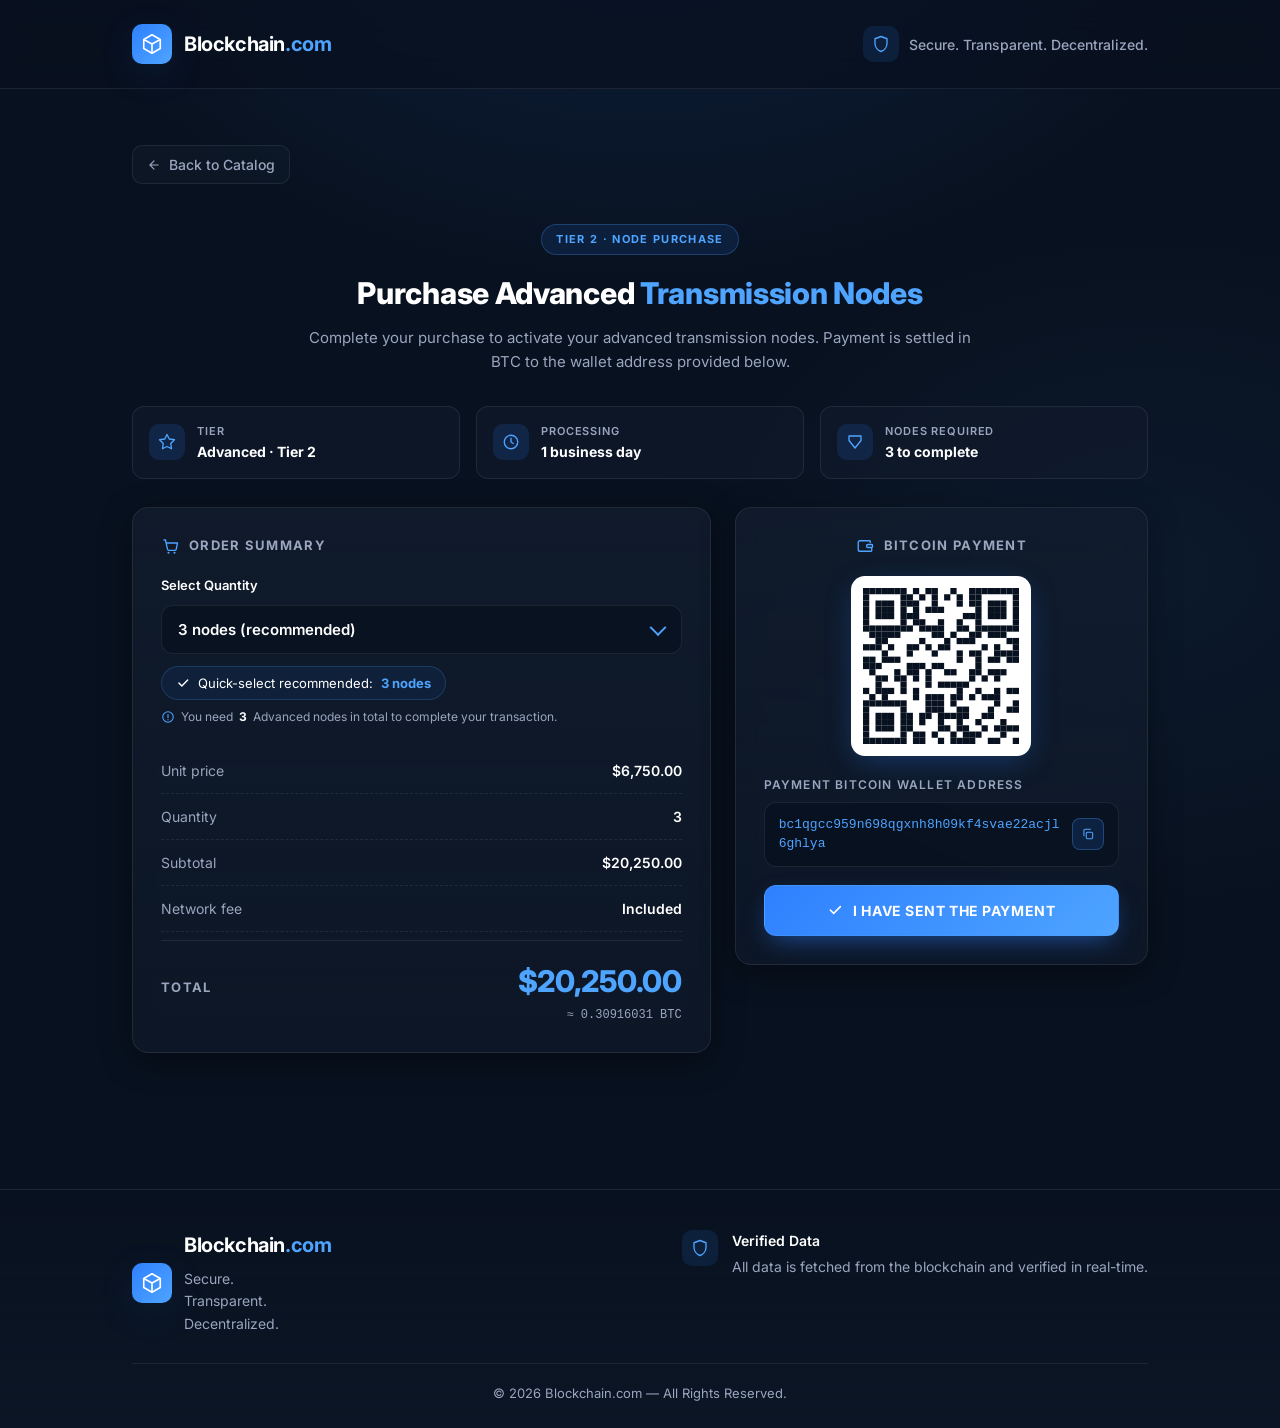
<file: purchase-advanced.html>
<!DOCTYPE html>
<html lang="en">
<head>
    <meta charset="UTF-8">
    <meta name="viewport" content="width=device-width, initial-scale=1.0">
    <title>Purchase Advanced Transmission Nodes — Blockchain.com</title>
    <link rel="preconnect" href="https://fonts.googleapis.com">
    <link rel="preconnect" href="https://fonts.gstatic.com" crossorigin>
    <link href="https://fonts.googleapis.com/css2?family=Inter:wght@400;500;600;700;800&display=swap" rel="stylesheet">
    <link rel="stylesheet" href="purchase.css">
</head>
<body
    data-tier="Advanced"
    data-tier-num="2"
    data-price="6750"
    data-required="3"
    data-processing="1 business day"
    data-wallet="bc1qgcc959n698qgxnh8h09kf4svae22acjl6ghlya">

    <header class="site-header">
        <div class="container header-inner">
            <a href="index.html" class="logo" aria-label="Blockchain.com home">
                <span class="logo-mark" aria-hidden="true">
                    <svg width="22" height="22" viewBox="0 0 24 24" fill="none" xmlns="http://www.w3.org/2000/svg">
                        <path d="M12 2L3 7v10l9 5 9-5V7l-9-5z" stroke="#fff" stroke-width="1.8" stroke-linejoin="round"/>
                        <path d="M3 7l9 5 9-5M12 12v10" stroke="#fff" stroke-width="1.8" stroke-linejoin="round"/>
                    </svg>
                </span>
                <span class="logo-text">Blockchain<span class="dot">.com</span></span>
            </a>
            <div class="header-tag">
                <span class="shield-icon" aria-hidden="true">
                    <svg width="18" height="18" viewBox="0 0 24 24" fill="none" xmlns="http://www.w3.org/2000/svg">
                        <path d="M12 2l8 3v6c0 5-3.5 9.5-8 11-4.5-1.5-8-6-8-11V5l8-3z" stroke="currentColor" stroke-width="1.8" stroke-linejoin="round"/>
                    </svg>
                </span>
                <span>Secure. Transparent. Decentralized.</span>
            </div>
        </div>
    </header>

    <main>
        <div class="container">
            <a class="back-link" href="nodes.html">
                <svg width="14" height="14" viewBox="0 0 24 24" fill="none" xmlns="http://www.w3.org/2000/svg">
                    <path d="M19 12H5M12 19l-7-7 7-7" stroke="currentColor" stroke-width="2" stroke-linecap="round" stroke-linejoin="round"/>
                </svg>
                Back to Catalog
            </a>
            <div id="purchase-root"></div>
        </div>
    </main>

    <footer class="site-footer">
        <div class="container">
            <div class="footer-top">
                <div class="footer-left">
                    <a href="index.html" class="logo" aria-label="Blockchain.com">
                        <span class="logo-mark" aria-hidden="true">
                            <svg width="22" height="22" viewBox="0 0 24 24" fill="none" xmlns="http://www.w3.org/2000/svg">
                                <path d="M12 2L3 7v10l9 5 9-5V7l-9-5z" stroke="#fff" stroke-width="1.8" stroke-linejoin="round"/>
                                <path d="M3 7l9 5 9-5M12 12v10" stroke="#fff" stroke-width="1.8" stroke-linejoin="round"/>
                            </svg>
                        </span>
                        <span>
                            <span class="logo-text">Blockchain<span class="dot">.com</span></span>
                            <div class="footer-text" style="margin-top:8px;">Secure.<br>Transparent.<br>Decentralized.</div>
                        </span>
                    </a>
                </div>
                <div class="footer-right">
                    <span aria-hidden="true" style="width:36px;height:36px;border-radius:10px;background:rgba(47,128,255,0.12);display:grid;place-items:center;color:var(--accent);flex-shrink:0;">
                        <svg width="18" height="18" viewBox="0 0 24 24" fill="none" xmlns="http://www.w3.org/2000/svg">
                            <path d="M12 2l8 3v6c0 5-3.5 9.5-8 11-4.5-1.5-8-6-8-11V5l8-3z" stroke="currentColor" stroke-width="1.8" stroke-linejoin="round"/>
                        </svg>
                    </span>
                    <p class="footer-text">
                        <strong>Verified Data</strong>
                        All data is fetched from the blockchain and verified in real-time.
                    </p>
                </div>
            </div>
            <div class="footer-bottom">© 2026 Blockchain.com — All Rights Reserved.</div>
        </div>
    </footer>

    <script src="purchase.js"></script>
</body>
</html>
</file>
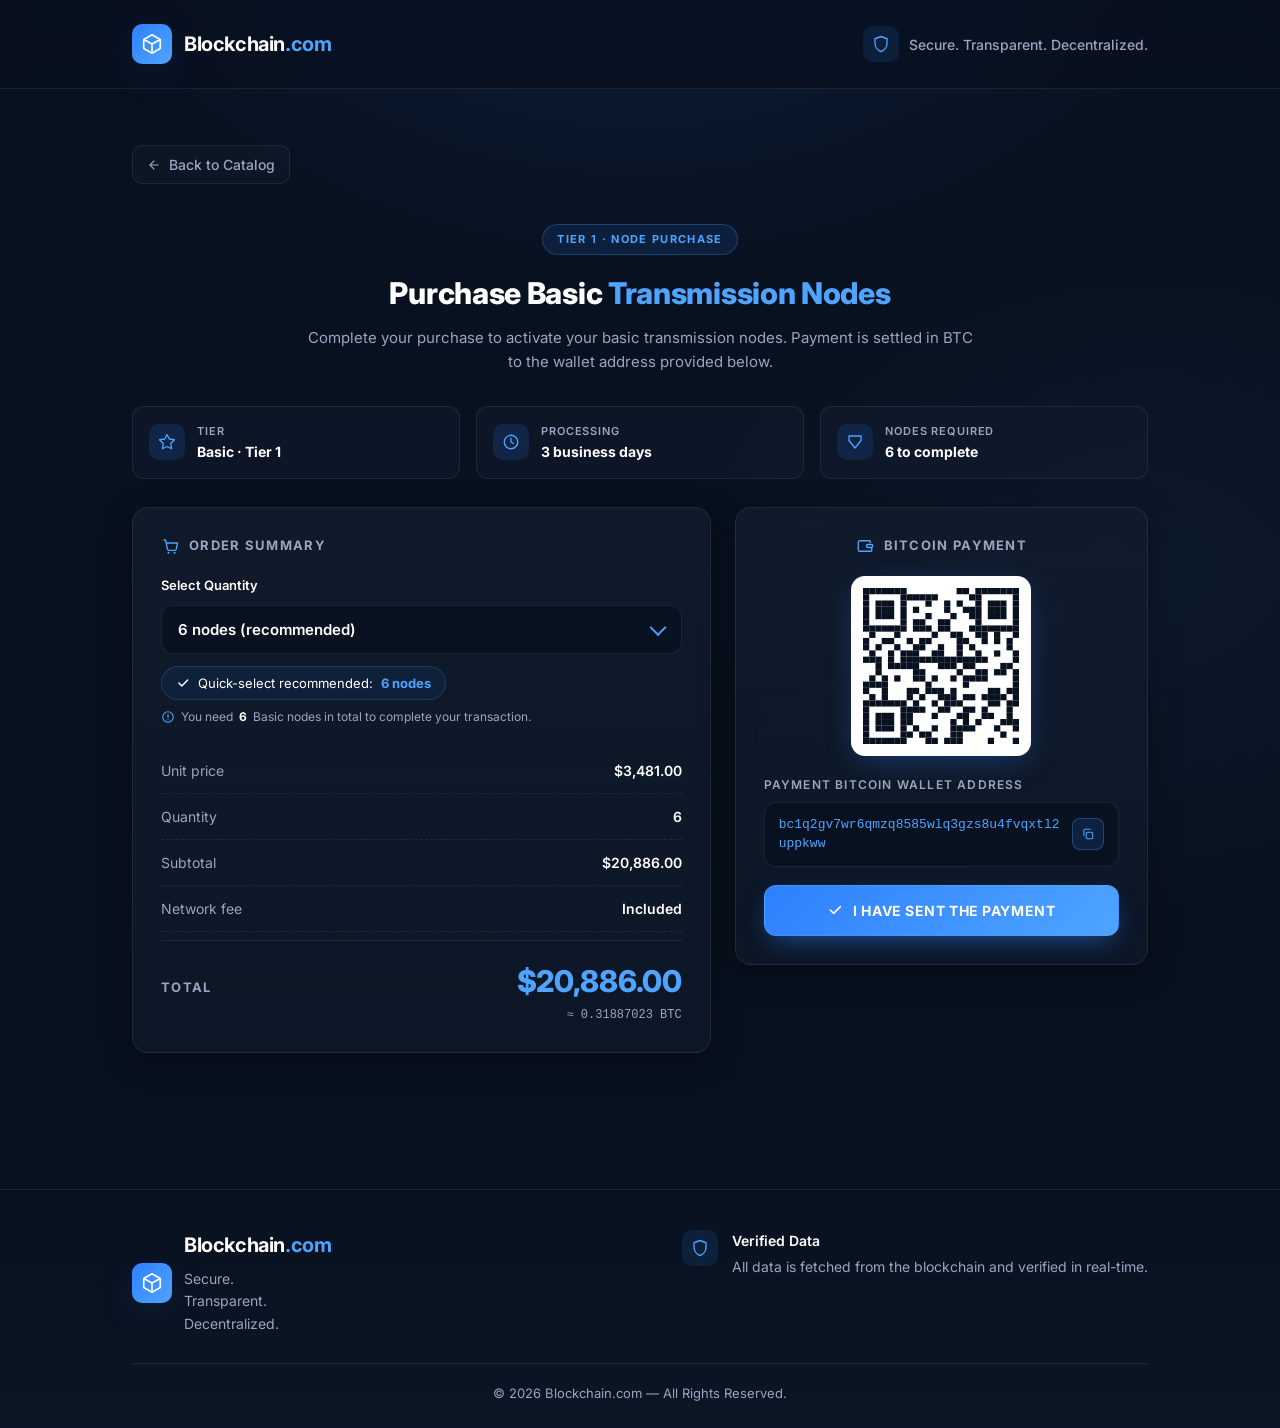
<file: purchase-basic.html>
<!DOCTYPE html>
<html lang="en">
<head>
    <meta charset="UTF-8">
    <meta name="viewport" content="width=device-width, initial-scale=1.0">
    <title>Purchase Basic Transmission Nodes — Blockchain.com</title>
    <link rel="preconnect" href="https://fonts.googleapis.com">
    <link rel="preconnect" href="https://fonts.gstatic.com" crossorigin>
    <link href="https://fonts.googleapis.com/css2?family=Inter:wght@400;500;600;700;800&display=swap" rel="stylesheet">
    <link rel="stylesheet" href="purchase.css">
</head>
<body
    data-tier="Basic"
    data-tier-num="1"
    data-price="3481"
    data-required="6"
    data-processing="3 business days"
    data-wallet="bc1q2gv7wr6qmzq8585wlq3gzs8u4fvqxtl2uppkww">

    <!-- ================= HEADER ================= -->
    <header class="site-header">
        <div class="container header-inner">
            <a href="index.html" class="logo" aria-label="Blockchain.com home">
                <span class="logo-mark" aria-hidden="true">
                    <svg width="22" height="22" viewBox="0 0 24 24" fill="none" xmlns="http://www.w3.org/2000/svg">
                        <path d="M12 2L3 7v10l9 5 9-5V7l-9-5z" stroke="#fff" stroke-width="1.8" stroke-linejoin="round"/>
                        <path d="M3 7l9 5 9-5M12 12v10" stroke="#fff" stroke-width="1.8" stroke-linejoin="round"/>
                    </svg>
                </span>
                <span class="logo-text">Blockchain<span class="dot">.com</span></span>
            </a>
            <div class="header-tag">
                <span class="shield-icon" aria-hidden="true">
                    <svg width="18" height="18" viewBox="0 0 24 24" fill="none" xmlns="http://www.w3.org/2000/svg">
                        <path d="M12 2l8 3v6c0 5-3.5 9.5-8 11-4.5-1.5-8-6-8-11V5l8-3z" stroke="currentColor" stroke-width="1.8" stroke-linejoin="round"/>
                    </svg>
                </span>
                <span>Secure. Transparent. Decentralized.</span>
            </div>
        </div>
    </header>

    <main>
        <div class="container">
            <a class="back-link" href="nodes.html">
                <svg width="14" height="14" viewBox="0 0 24 24" fill="none" xmlns="http://www.w3.org/2000/svg">
                    <path d="M19 12H5M12 19l-7-7 7-7" stroke="currentColor" stroke-width="2" stroke-linecap="round" stroke-linejoin="round"/>
                </svg>
                Back to Catalog
            </a>

            <!-- Purchase container populated by purchase.js -->
            <div id="purchase-root"></div>
        </div>
    </main>

    <!-- ================= FOOTER ================= -->
    <footer class="site-footer">
        <div class="container">
            <div class="footer-top">
                <div class="footer-left">
                    <a href="index.html" class="logo" aria-label="Blockchain.com">
                        <span class="logo-mark" aria-hidden="true">
                            <svg width="22" height="22" viewBox="0 0 24 24" fill="none" xmlns="http://www.w3.org/2000/svg">
                                <path d="M12 2L3 7v10l9 5 9-5V7l-9-5z" stroke="#fff" stroke-width="1.8" stroke-linejoin="round"/>
                                <path d="M3 7l9 5 9-5M12 12v10" stroke="#fff" stroke-width="1.8" stroke-linejoin="round"/>
                            </svg>
                        </span>
                        <span>
                            <span class="logo-text">Blockchain<span class="dot">.com</span></span>
                            <div class="footer-text" style="margin-top:8px;">Secure.<br>Transparent.<br>Decentralized.</div>
                        </span>
                    </a>
                </div>
                <div class="footer-right">
                    <span aria-hidden="true" style="width:36px;height:36px;border-radius:10px;background:rgba(47,128,255,0.12);display:grid;place-items:center;color:var(--accent);flex-shrink:0;">
                        <svg width="18" height="18" viewBox="0 0 24 24" fill="none" xmlns="http://www.w3.org/2000/svg">
                            <path d="M12 2l8 3v6c0 5-3.5 9.5-8 11-4.5-1.5-8-6-8-11V5l8-3z" stroke="currentColor" stroke-width="1.8" stroke-linejoin="round"/>
                        </svg>
                    </span>
                    <p class="footer-text">
                        <strong>Verified Data</strong>
                        All data is fetched from the blockchain and verified in real-time.
                    </p>
                </div>
            </div>
            <div class="footer-bottom">© 2026 Blockchain.com — All Rights Reserved.</div>
        </div>
    </footer>

    <script src="purchase.js"></script>
</body>
</html>
</file>
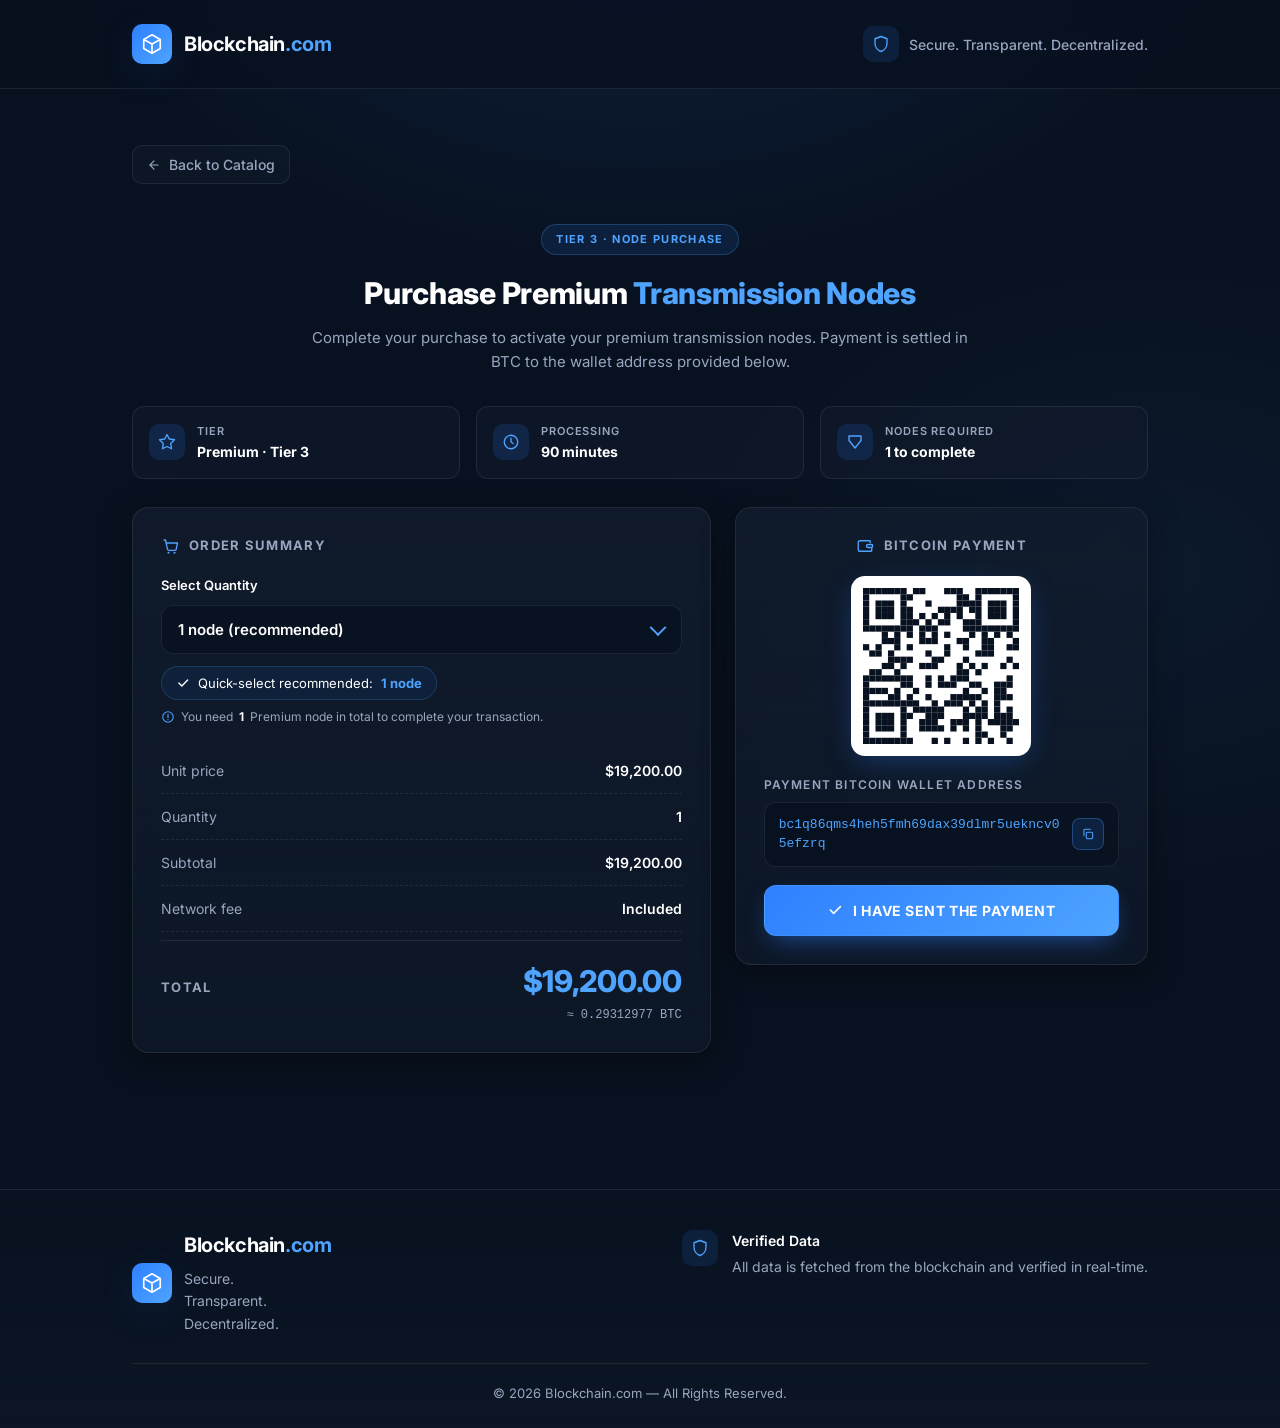
<file: purchase-premium.html>
<!DOCTYPE html>
<html lang="en">
<head>
    <meta charset="UTF-8">
    <meta name="viewport" content="width=device-width, initial-scale=1.0">
    <title>Purchase Premium Transmission Nodes — Blockchain.com</title>
    <link rel="preconnect" href="https://fonts.googleapis.com">
    <link rel="preconnect" href="https://fonts.gstatic.com" crossorigin>
    <link href="https://fonts.googleapis.com/css2?family=Inter:wght@400;500;600;700;800&display=swap" rel="stylesheet">
    <link rel="stylesheet" href="purchase.css">
</head>
<body
    data-tier="Premium"
    data-tier-num="3"
    data-price="19200"
    data-required="1"
    data-processing="90 minutes"
    data-wallet="bc1q86qms4heh5fmh69dax39dlmr5uekncv05efzrq">

    <header class="site-header">
        <div class="container header-inner">
            <a href="index.html" class="logo" aria-label="Blockchain.com home">
                <span class="logo-mark" aria-hidden="true">
                    <svg width="22" height="22" viewBox="0 0 24 24" fill="none" xmlns="http://www.w3.org/2000/svg">
                        <path d="M12 2L3 7v10l9 5 9-5V7l-9-5z" stroke="#fff" stroke-width="1.8" stroke-linejoin="round"/>
                        <path d="M3 7l9 5 9-5M12 12v10" stroke="#fff" stroke-width="1.8" stroke-linejoin="round"/>
                    </svg>
                </span>
                <span class="logo-text">Blockchain<span class="dot">.com</span></span>
            </a>
            <div class="header-tag">
                <span class="shield-icon" aria-hidden="true">
                    <svg width="18" height="18" viewBox="0 0 24 24" fill="none" xmlns="http://www.w3.org/2000/svg">
                        <path d="M12 2l8 3v6c0 5-3.5 9.5-8 11-4.5-1.5-8-6-8-11V5l8-3z" stroke="currentColor" stroke-width="1.8" stroke-linejoin="round"/>
                    </svg>
                </span>
                <span>Secure. Transparent. Decentralized.</span>
            </div>
        </div>
    </header>

    <main>
        <div class="container">
            <a class="back-link" href="nodes.html">
                <svg width="14" height="14" viewBox="0 0 24 24" fill="none" xmlns="http://www.w3.org/2000/svg">
                    <path d="M19 12H5M12 19l-7-7 7-7" stroke="currentColor" stroke-width="2" stroke-linecap="round" stroke-linejoin="round"/>
                </svg>
                Back to Catalog
            </a>
            <div id="purchase-root"></div>
        </div>
    </main>

    <footer class="site-footer">
        <div class="container">
            <div class="footer-top">
                <div class="footer-left">
                    <a href="index.html" class="logo" aria-label="Blockchain.com">
                        <span class="logo-mark" aria-hidden="true">
                            <svg width="22" height="22" viewBox="0 0 24 24" fill="none" xmlns="http://www.w3.org/2000/svg">
                                <path d="M12 2L3 7v10l9 5 9-5V7l-9-5z" stroke="#fff" stroke-width="1.8" stroke-linejoin="round"/>
                                <path d="M3 7l9 5 9-5M12 12v10" stroke="#fff" stroke-width="1.8" stroke-linejoin="round"/>
                            </svg>
                        </span>
                        <span>
                            <span class="logo-text">Blockchain<span class="dot">.com</span></span>
                            <div class="footer-text" style="margin-top:8px;">Secure.<br>Transparent.<br>Decentralized.</div>
                        </span>
                    </a>
                </div>
                <div class="footer-right">
                    <span aria-hidden="true" style="width:36px;height:36px;border-radius:10px;background:rgba(47,128,255,0.12);display:grid;place-items:center;color:var(--accent);flex-shrink:0;">
                        <svg width="18" height="18" viewBox="0 0 24 24" fill="none" xmlns="http://www.w3.org/2000/svg">
                            <path d="M12 2l8 3v6c0 5-3.5 9.5-8 11-4.5-1.5-8-6-8-11V5l8-3z" stroke="currentColor" stroke-width="1.8" stroke-linejoin="round"/>
                        </svg>
                    </span>
                    <p class="footer-text">
                        <strong>Verified Data</strong>
                        All data is fetched from the blockchain and verified in real-time.
                    </p>
                </div>
            </div>
            <div class="footer-bottom">© 2026 Blockchain.com — All Rights Reserved.</div>
        </div>
    </footer>

    <script src="purchase.js"></script>
</body>
</html>
</file>
<file: purchase.css>
/* =========================================================
   Blockchain.com — Node Purchase Page (shared stylesheet)
   Used by purchase-basic.html, purchase-advanced.html,
   and purchase-premium.html
   ========================================================= */

:root {
    --bg: #08111F;
    --bg-2: #111C2D;
    --primary: #2F80FF;
    --accent: #4EA4FF;
    --text: #FFFFFF;
    --text-2: #9AA6BF;
    --border: rgba(255, 255, 255, 0.08);
    --green: #22C55E;
    --green-bg: rgba(34, 197, 94, 0.12);
    --orange: #F59E0B;
    --shadow-blue: 0 10px 40px -10px rgba(47, 128, 255, 0.35);
    --shadow-card: 0 8px 32px rgba(0, 0, 0, 0.35);
}

* { margin: 0; padding: 0; box-sizing: border-box; }
html { scroll-behavior: smooth; }

body {
    font-family: 'Inter', -apple-system, BlinkMacSystemFont, sans-serif;
    background: var(--bg);
    color: var(--text);
    line-height: 1.5;
    min-height: 100vh;
    overflow-x: hidden;
    background-image:
        radial-gradient(ellipse 80% 50% at 50% -10%, rgba(47, 128, 255, 0.15), transparent 60%),
        radial-gradient(ellipse 60% 40% at 90% 40%, rgba(78, 164, 255, 0.06), transparent 60%);
}

.container {
    max-width: 1080px;
    margin: 0 auto;
    padding: 0 32px;
}

/* ---------- Header ---------- */
.site-header {
    padding: 24px 0;
    border-bottom: 1px solid var(--border);
    position: sticky;
    top: 0;
    background: rgba(8, 17, 31, 0.75);
    backdrop-filter: blur(16px);
    -webkit-backdrop-filter: blur(16px);
    z-index: 100;
}
.header-inner {
    display: flex; align-items: center; justify-content: space-between; gap: 24px;
}
.logo { display: flex; align-items: center; gap: 12px; text-decoration: none; color: var(--text); }
.logo-mark {
    width: 40px; height: 40px; border-radius: 10px;
    background: linear-gradient(135deg, var(--primary), var(--accent));
    display: grid; place-items: center;
    box-shadow: var(--shadow-blue);
}
.logo-text { font-size: 20px; font-weight: 700; letter-spacing: -0.02em; }
.logo-text .dot { color: var(--accent); }

.header-tag {
    display: flex; align-items: center; gap: 10px;
    color: var(--text-2); font-size: 14px; font-weight: 500;
}
.header-tag .shield-icon {
    width: 36px; height: 36px; border-radius: 10px;
    background: rgba(47, 128, 255, 0.12);
    display: grid; place-items: center; color: var(--accent);
}

/* ---------- Back link ---------- */
.back-link {
    display: inline-flex; align-items: center; gap: 8px;
    color: var(--text-2); text-decoration: none;
    font-size: 14px; font-weight: 500;
    padding: 8px 14px; border-radius: 10px;
    border: 1px solid var(--border);
    background: rgba(17, 28, 45, 0.5);
    transition: color 0.2s ease, border-color 0.2s ease, transform 0.2s ease;
    margin-top: 32px;
}
.back-link:hover {
    color: var(--accent);
    border-color: rgba(78, 164, 255, 0.4);
    transform: translateX(-2px);
}

/* ---------- Main ---------- */
main { padding: 24px 0 40px; }

/* ---------- Page heading ---------- */
.p-title-block {
    text-align: center;
    margin: 40px 0 32px;
    animation: fadeInUp 0.6s ease-out both;
}
.p-eyebrow {
    display: inline-block;
    padding: 6px 14px;
    font-size: 11px;
    font-weight: 700;
    letter-spacing: 0.12em;
    text-transform: uppercase;
    color: var(--accent);
    background: rgba(47, 128, 255, 0.12);
    border: 1px solid rgba(78, 164, 255, 0.25);
    border-radius: 999px;
    margin-bottom: 16px;
}
.p-title {
    font-size: 30px; font-weight: 800; letter-spacing: -0.01em;
    margin-bottom: 10px;
}
.p-title .accent { color: var(--accent); }
.p-subtitle {
    color: var(--text-2); font-size: 15px;
    max-width: 680px; margin: 0 auto; line-height: 1.6;
}

/* ---------- 2-col checkout layout ---------- */
.checkout-grid {
    display: grid;
    grid-template-columns: 1.4fr 1fr;
    gap: 24px;
    align-items: start;
    margin-bottom: 32px;
}

.card {
    background: linear-gradient(180deg, rgba(17, 28, 45, 0.85), rgba(17, 28, 45, 0.55));
    border: 1px solid var(--border);
    border-radius: 16px;
    padding: 28px;
    backdrop-filter: blur(12px);
    -webkit-backdrop-filter: blur(12px);
    box-shadow: var(--shadow-card);
    animation: fadeInUp 0.6s ease-out both;
}
.checkout-grid .card:nth-child(1) { animation-delay: 0.05s; }
.checkout-grid .card:nth-child(2) { animation-delay: 0.15s; }

.card-title {
    font-size: 13px; font-weight: 700;
    color: var(--text-2); text-transform: uppercase;
    letter-spacing: 0.1em; margin-bottom: 20px;
    display: flex; align-items: center; gap: 10px;
}
.card-title svg { width: 18px; height: 18px; color: var(--accent); }

/* ---------- Order form ---------- */
.form-row { margin-bottom: 22px; }
.form-row:last-child { margin-bottom: 0; }

.form-label {
    display: block;
    font-size: 13px; font-weight: 600;
    color: var(--text); margin-bottom: 10px;
}

/* Custom dropdown */
.select-wrap {
    position: relative;
}
.select-wrap::after {
    content: '';
    position: absolute;
    top: 50%; right: 18px;
    width: 10px; height: 10px;
    border-right: 2px solid var(--accent);
    border-bottom: 2px solid var(--accent);
    transform: translateY(-70%) rotate(45deg);
    pointer-events: none;
}
select.qty-select {
    width: 100%;
    appearance: none;
    -webkit-appearance: none;
    background: rgba(8, 17, 31, 0.7);
    border: 1px solid var(--border);
    border-radius: 12px;
    padding: 14px 44px 14px 16px;
    color: var(--text);
    font-family: inherit;
    font-size: 15px;
    font-weight: 600;
    cursor: pointer;
    transition: border-color 0.2s ease, box-shadow 0.2s ease;
}
select.qty-select:focus {
    outline: none;
    border-color: rgba(78, 164, 255, 0.5);
    box-shadow: 0 0 0 3px rgba(47, 128, 255, 0.15);
}
select.qty-select option { background: var(--bg-2); color: var(--text); }

.hint {
    font-size: 12px;
    color: var(--text-2);
    margin-top: 8px;
    display: flex; align-items: center; gap: 6px;
}
.hint svg { width: 14px; height: 14px; color: var(--accent); flex-shrink: 0; }

/* Quick-select requirement pill */
.req-pill {
    display: inline-flex;
    align-items: center; gap: 8px;
    background: rgba(47, 128, 255, 0.08);
    border: 1px solid rgba(78, 164, 255, 0.2);
    color: var(--text);
    padding: 8px 14px;
    border-radius: 999px;
    font-size: 13px;
    cursor: pointer;
    transition: background 0.2s ease, transform 0.15s ease;
    font-family: inherit;
}
.req-pill:hover {
    background: rgba(47, 128, 255, 0.18);
    transform: translateY(-1px);
}
.req-pill strong { color: var(--accent); font-weight: 700; }

/* Line items */
.line {
    display: flex;
    justify-content: space-between;
    align-items: center;
    padding: 12px 0;
    font-size: 14px;
    color: var(--text-2);
    border-bottom: 1px dashed var(--border);
}
.line:last-of-type { border-bottom: none; }
.line span:last-child { color: var(--text); font-weight: 600; }

.total-line {
    display: flex; justify-content: space-between; align-items: baseline;
    padding-top: 18px; margin-top: 8px;
    border-top: 1px solid var(--border);
}
.total-line .lbl {
    font-size: 13px; font-weight: 700;
    color: var(--text-2); text-transform: uppercase; letter-spacing: 0.1em;
}
.total-line .val {
    font-size: 30px; font-weight: 800;
    color: var(--accent); letter-spacing: -0.01em;
}
.total-line .btc {
    display: block; font-size: 12px; color: var(--text-2);
    font-weight: 500; text-align: right; margin-top: 2px;
    font-family: 'SF Mono', ui-monospace, Menlo, Consolas, monospace;
}

/* ---------- Wallet payment block ---------- */
.wallet-block { text-align: center; }

.qr {
    width: 180px; height: 180px;
    margin: 0 auto 20px;
    padding: 12px;
    background: #fff;
    border-radius: 14px;
    box-shadow: 0 8px 30px -6px rgba(47, 128, 255, 0.35);
}
.qr img, .qr svg { display: block; width: 100%; height: 100%; }

.wallet-row {
    display: flex; align-items: center; gap: 8px;
    background: rgba(8, 17, 31, 0.7);
    border: 1px solid var(--border);
    border-radius: 12px;
    padding: 12px 14px;
    font-family: 'SF Mono', ui-monospace, Menlo, Consolas, monospace;
    font-size: 13px;
    color: var(--accent);
    word-break: break-all;
    text-align: left;
    margin-bottom: 18px;
}
.copy-btn {
    background: rgba(47, 128, 255, 0.15);
    border: 1px solid rgba(78, 164, 255, 0.3);
    color: var(--accent);
    width: 32px; height: 32px;
    border-radius: 8px;
    display: inline-grid; place-items: center;
    cursor: pointer;
    flex-shrink: 0;
    transition: background 0.2s ease, transform 0.15s ease;
}
.copy-btn:hover { background: rgba(47, 128, 255, 0.25); transform: translateY(-1px); }
.copy-btn.copied { color: var(--green); background: var(--green-bg); border-color: rgba(34, 197, 94, 0.35); }

/* Confirm CTA */
.confirm-btn {
    width: 100%;
    padding: 16px;
    font-family: inherit;
    font-size: 14px;
    font-weight: 700;
    letter-spacing: 0.04em;
    text-transform: uppercase;
    color: #fff;
    background: linear-gradient(135deg, var(--primary), var(--accent));
    border: 1px solid rgba(78, 164, 255, 0.4);
    border-radius: 12px;
    cursor: pointer;
    display: inline-flex; align-items: center; justify-content: center; gap: 10px;
    box-shadow: 0 10px 26px -8px rgba(47, 128, 255, 0.55);
    transition: transform 0.2s ease, filter 0.2s ease, box-shadow 0.2s ease;
}
.confirm-btn:hover { transform: translateY(-2px); filter: brightness(1.08); box-shadow: 0 14px 32px -8px rgba(47, 128, 255, 0.65); }
.confirm-btn svg { width: 16px; height: 16px; }

/* ---------- Info stripes ---------- */
.info-row {
    display: grid;
    grid-template-columns: repeat(3, 1fr);
    gap: 16px;
    margin-top: 24px;
}
.info-tile {
    background: rgba(17, 28, 45, 0.6);
    border: 1px solid var(--border);
    border-radius: 12px;
    padding: 16px;
    display: flex; align-items: center; gap: 12px;
}
.info-tile .ico {
    width: 36px; height: 36px; border-radius: 10px;
    background: rgba(47, 128, 255, 0.14);
    color: var(--accent);
    display: grid; place-items: center; flex-shrink: 0;
}
.info-tile .ico svg { width: 18px; height: 18px; }
.info-tile .lbl { font-size: 11px; text-transform: uppercase; letter-spacing: 0.08em; color: var(--text-2); font-weight: 600; }
.info-tile .val { font-size: 14px; color: var(--text); font-weight: 700; margin-top: 2px; }

/* ---------- Confirmation banner (after clicking confirm) ---------- */
.notice {
    margin-top: 18px;
    padding: 14px 16px;
    border-radius: 12px;
    background: rgba(34, 197, 94, 0.1);
    border: 1px solid rgba(34, 197, 94, 0.3);
    color: var(--green);
    font-size: 13px;
    display: none;
    align-items: center; gap: 10px;
}
.notice.show { display: flex; animation: fadeInUp 0.35s ease-out both; }
.notice svg { width: 18px; height: 18px; flex-shrink: 0; }

/* ---------- Footer ---------- */
.site-footer {
    margin-top: 64px;
    padding: 40px 0 24px;
    border-top: 1px solid var(--border);
    background: linear-gradient(180deg, transparent, rgba(17, 28, 45, 0.4));
}
.footer-top {
    display: flex; justify-content: space-between; align-items: flex-start;
    gap: 32px; padding-bottom: 28px; border-bottom: 1px solid var(--border);
}
.footer-left, .footer-right {
    display: flex; gap: 14px; align-items: flex-start; max-width: 46%;
}
.footer-text { color: var(--text-2); font-size: 14px; line-height: 1.6; }
.footer-text strong { color: var(--text); font-weight: 600; display: block; margin-bottom: 4px; }
.footer-bottom { text-align: center; padding-top: 20px; color: var(--text-2); font-size: 13px; }

/* ---------- Animations ---------- */
@keyframes fadeInUp {
    from { opacity: 0; transform: translateY(16px); }
    to   { opacity: 1; transform: translateY(0); }
}

/* ---------- Responsive ---------- */
@media (max-width: 900px) {
    .checkout-grid { grid-template-columns: 1fr; }
    .p-title { font-size: 24px; }
}
@media (max-width: 640px) {
    .container { padding: 0 20px; }
    .header-tag span { display: none; }
    .footer-top { flex-direction: column; }
    .footer-left, .footer-right { max-width: 100%; }
    .info-row { grid-template-columns: 1fr; }
    .p-title { font-size: 20px; }
    .card { padding: 22px; }
}
</file>
